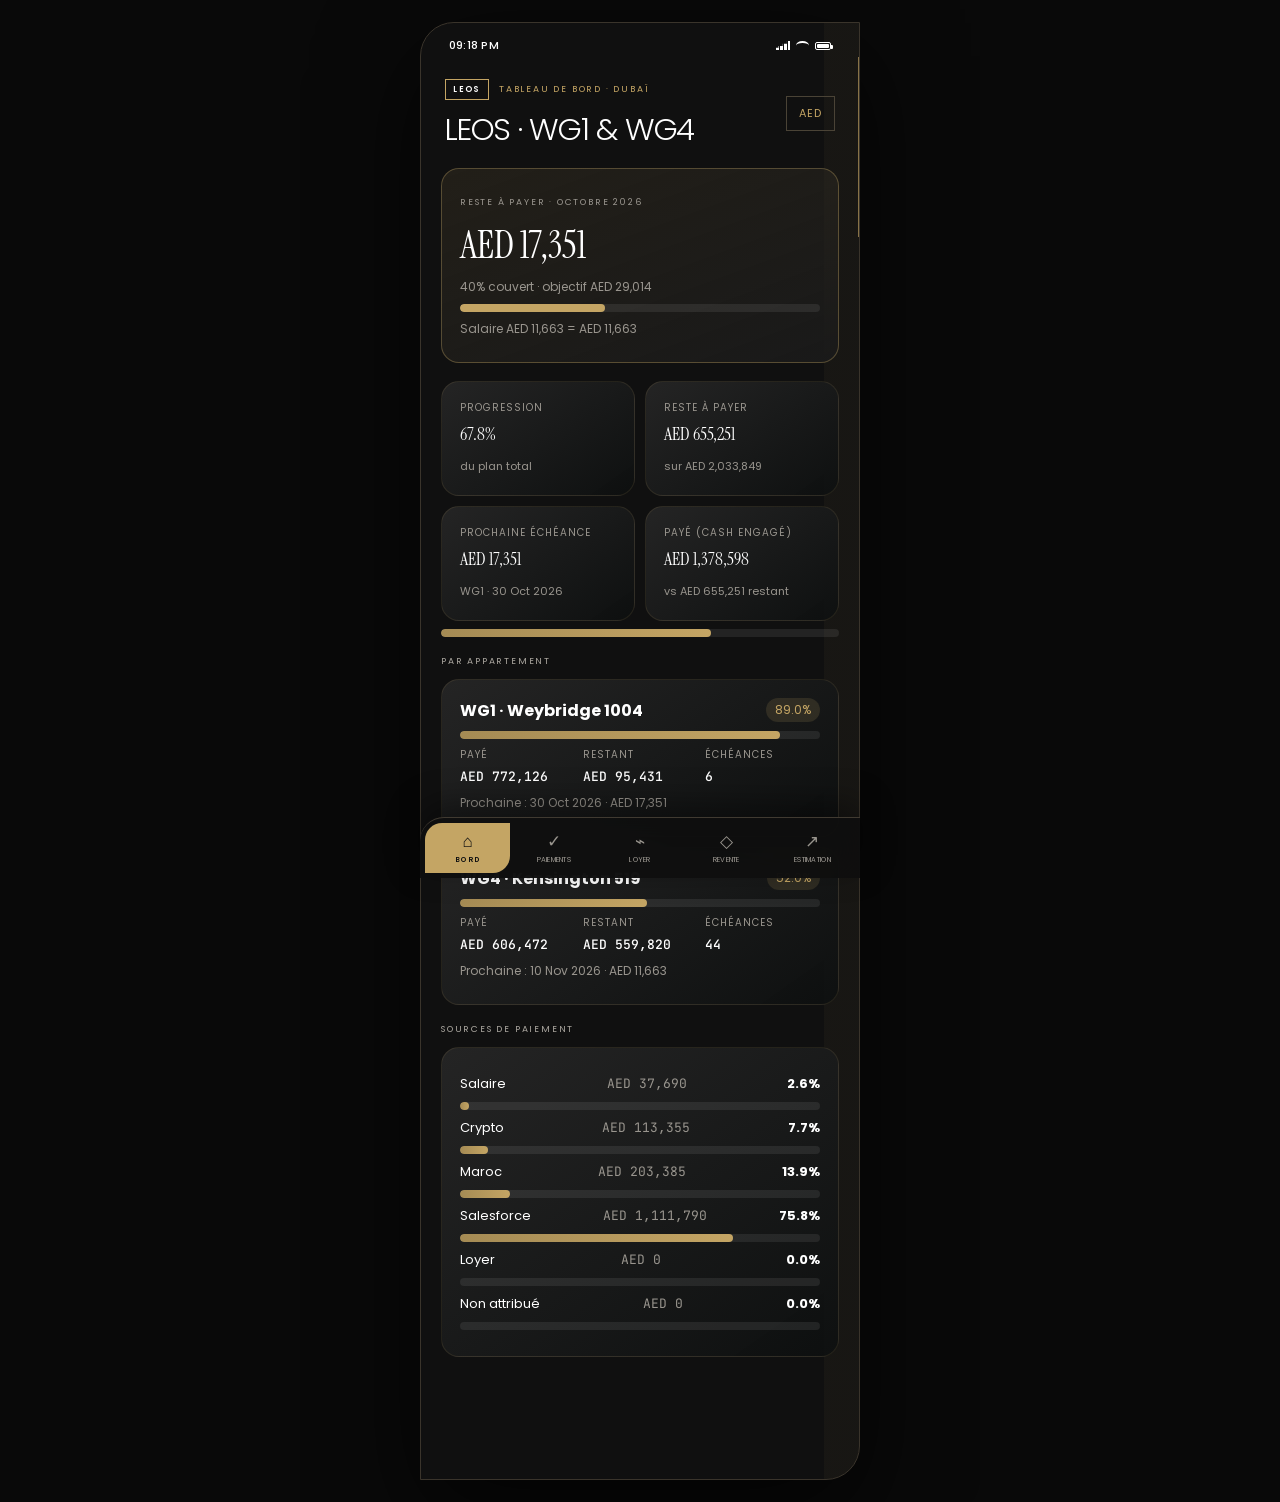
<file: index.html>
<!doctype html>
<html lang="fr">
  <head>
    <meta charset="UTF-8" />
    <meta name="viewport" content="width=device-width, initial-scale=1, viewport-fit=cover" />
    <meta name="theme-color" content="#0e1010" />
    <meta name="description" content="Mobile payment and rental tracker for the Weybridge Garden Dubai property portfolio." />
    <meta property="og:title" content="Leos Weybridge Garden Investment" />
    <meta property="og:description" content="WG1 & WG4 payment plan, market value and investment tracking." />
    <meta property="og:type" content="website" />
    
    <meta name="twitter:card" content="summary_large_image" />
    <title>Leos Weybridge Garden Investment</title>
    <link rel="preconnect" href="https://fonts.googleapis.com" />
    <link rel="preconnect" href="https://fonts.gstatic.com" crossorigin />
    <link href="https://fonts.googleapis.com/css2?family=Instrument+Serif&family=JetBrains+Mono:wght@400;500&family=Poppins:wght@300;400;500;600&display=swap" rel="stylesheet" />
    <style>:root{--bg:#0e1010;--surface:#1a1a1a;--surface2:#292e39;--fg:#f7f3e8;--muted:#808080;--border:#272727;--gold:#c4a564;--cyan:#62c8d5;--green:#6ed7a5;--orange:#e9a35b;--red:#ef7c76;--radius:20px;color-scheme:dark}*{box-sizing:border-box}html{background:#0e1010}body{margin:0;min-height:100vh;color:var(--fg);font-family:Poppins,system-ui,sans-serif;background:radial-gradient(ellipse 65% 38% at 50% 0%,rgba(196,165,100,.14),transparent 72%),#0e1010}.app-frame{position:relative;width:min(100%,440px);min-height:100vh;margin:0 auto;overflow:hidden;background:radial-gradient(ellipse 80% 40% at 50% -10%,rgba(196,165,100,.12),transparent 70%),radial-gradient(ellipse 60% 50% at 100% 100%,rgba(98,200,213,.07),transparent 70%),var(--bg)}button,input{font:inherit}.status-bar{height:34px;padding:11px 24px 0;display:flex;align-items:center;justify-content:space-between;font:500 11px Poppins,sans-serif;letter-spacing:.02em}.status-icons{display:flex;align-items:center;gap:6px}.status-icons i{display:block}.signal{width:14px;height:9px;background:linear-gradient(to right,currentColor 0 18%,transparent 18% 28%,currentColor 28% 48%,transparent 48% 58%,currentColor 58% 78%,transparent 78% 88%,currentColor 88%);clip-path:polygon(0 100%,0 74%,18% 74%,18% 55%,48% 55%,48% 30%,78% 30%,78% 0,100% 0,100% 100%)}.wifi{width:13px;height:9px;border-top:2px solid currentColor;border-radius:50%}.battery{width:16px;height:8px;border:1px solid currentColor;border-radius:2px;position:relative}.battery:before{content:"";position:absolute;inset:1px;background:currentColor;border-radius:1px}.battery:after{content:"";position:absolute;right:-3px;top:2px;width:2px;height:4px;background:currentColor;border-radius:0 1px 1px 0}.shell{width:100%;min-height:calc(100vh - 34px);margin:auto;padding:0 0 118px;animation:page-in .28s ease-out}.header{padding:18px 24px 16px}.eyebrow{display:flex;align-items:center;gap:7px;margin:0;color:var(--muted);font-size:10px;text-transform:uppercase;letter-spacing:.17em}.header h1{font:400 38px/1 Instrument Serif,Georgia,serif;margin:7px 0 0}.header p:not(.eyebrow){font-size:12px;color:var(--muted);margin:7px 0 0;line-height:1.5}.row{display:flex;align-items:center;justify-content:space-between;gap:12px}.section{padding:0 20px;margin-top:14px}.section-title{margin:0 0 9px;color:var(--muted);font-size:9px;text-transform:uppercase;letter-spacing:.17em}.card{border:1px solid rgba(255,255,255,.08);border-radius:22px;background:linear-gradient(145deg,rgba(46,51,62,.88),rgba(25,29,37,.92));box-shadow:inset 0 1px rgba(255,255,255,.06),0 18px 42px -28px #000;padding:18px}.hero{padding:22px;position:relative;overflow:hidden}.hero:after{content:"";position:absolute;width:120px;height:120px;border-radius:50%;right:-58px;top:-62px;background:rgba(196,165,100,.12);filter:blur(2px);pointer-events:none}.label{color:var(--muted);font-size:9px;text-transform:uppercase;letter-spacing:.15em}.big-number{font:400 38px/1 Instrument Serif,Georgia,serif;margin:8px 0 0}.mono{font-family:"JetBrains Mono",monospace}.gold{color:var(--gold)}.cyan{color:var(--cyan)}.green{color:var(--green)}.muted{color:var(--muted)}.grid2,.grid3{display:grid;gap:8px}.grid2{grid-template-columns:repeat(2,1fr)}.grid3{grid-template-columns:repeat(3,1fr)}.mini{background:rgba(255,255,255,.035);border:1px solid rgba(255,255,255,.045);border-radius:14px;padding:11px}.mini strong{display:block;font:500 12px "JetBrains Mono",monospace;margin-top:5px}.progress{height:8px;border-radius:999px;background:var(--surface2);overflow:hidden;display:flex;margin-top:10px}.progress span{height:100%}.legend{display:flex;justify-content:space-between;gap:8px;padding-top:9px;font-size:10px}.legend i{display:inline-block;width:7px;height:7px;border-radius:50%;margin-right:6px}.kpis{display:grid;grid-template-columns:1fr 1fr;gap:8px;margin-top:9px}.kpi{background:rgba(255,255,255,.035);border:1px solid rgba(255,255,255,.045);border-radius:16px;padding:13px}.kpi b{display:block;font:400 24px Instrument Serif,Georgia,serif;margin-top:7px}.btn,.chip{border:1px solid var(--border);background:var(--surface);color:var(--muted);border-radius:999px;padding:8px 12px;font-size:11px;cursor:pointer;transition:transform .15s ease,background .15s ease,color .15s ease}.btn:active,.chip:active,.bottom-nav button:active,.check:active,.rent-line:active{transform:scale(.96)}.chip.active,.btn.primary{background:var(--gold);border-color:var(--gold);color:#1d2027}.filters{display:flex;gap:7px;padding:0 20px 12px}.table-wrap{margin:0 10px;border:1px solid rgba(255,255,255,.08);border-radius:22px;overflow:hidden;background:rgba(31,35,43,.88)}.payment-head,.payment-row{display:grid;grid-template-columns:minmax(70px,1fr) 1.28fr 1.28fr}.payment-head{padding:10px 12px;color:var(--muted);font-size:9px;text-transform:uppercase;letter-spacing:.14em;border-bottom:1px solid var(--border);background:rgba(255,255,255,.025)}.payment-head span:not(:first-child){text-align:center}.payment-row{border-bottom:1px solid rgba(54,59,70,.7);min-height:58px}.payment-row:last-child{border-bottom:0}.month{display:flex;flex-direction:column;justify-content:center;padding:9px 11px;color:var(--muted);font:500 11px "JetBrains Mono",monospace}.month small{font:500 8px Poppins,sans-serif;color:var(--gold);text-transform:uppercase;letter-spacing:.12em;margin-top:3px}.pay-cell{border-left:1px solid rgba(54,59,70,.7);display:flex;align-items:center;gap:7px;padding:8px}.check{width:26px;height:26px;border-radius:50%;border:1px solid var(--border);background:transparent;color:#182027;display:grid;place-items:center;cursor:pointer;flex:none;transition:transform .15s ease,background .2s ease}.check.paid{background:var(--gold);border-color:var(--gold)}.pay-cell.wg1 .check.paid{background:var(--cyan);border-color:var(--cyan)}.amount{border:0;background:none;color:var(--fg);font:500 11px "JetBrains Mono",monospace;text-align:left;padding:0;cursor:pointer}.amount.paid{text-decoration:line-through;color:var(--muted)}.method{display:block;font-size:8px;color:var(--green);margin-top:4px;letter-spacing:.1em}.form-field{display:block;background:rgba(255,255,255,.035);border:1px solid rgba(255,255,255,.07);border-radius:15px;padding:12px 14px;margin-top:10px}.form-field span{display:block;color:var(--muted);font-size:9px;text-transform:uppercase;letter-spacing:.14em;margin-bottom:7px}.form-field input{width:100%;border:0;outline:0;background:transparent;color:var(--fg);font:500 16px "JetBrains Mono",monospace}.rent-line{width:100%;display:flex;align-items:center;gap:12px;border:1px solid rgba(255,255,255,.07);border-radius:17px;background:linear-gradient(145deg,rgba(42,47,58,.88),rgba(26,30,38,.92));color:var(--fg);padding:13px;margin-bottom:8px;text-align:left;cursor:pointer;transition:transform .15s ease,border-color .15s ease}.rent-line .check{width:34px;height:34px}.rent-line strong{font-size:13px;flex:1}.rent-line em{font:500 12px "JetBrains Mono",monospace;color:var(--cyan);font-style:normal}.notice{border-color:rgba(196,165,100,.35);font-size:12px;line-height:1.5;color:var(--muted)}.notice b{color:var(--gold);display:block;margin-bottom:4px}.bottom-nav{position:fixed;z-index:20;bottom:max(12px,env(safe-area-inset-bottom));left:50%;transform:translateX(-50%);width:min(calc(100% - 28px),404px);display:grid;grid-template-columns:repeat(4,1fr);gap:4px;padding:6px;border:1px solid rgba(255,255,255,.09);border-radius:24px;background:rgba(25,29,36,.92);backdrop-filter:blur(22px) saturate(150%);box-shadow:0 18px 48px rgba(0,0,0,.55)}.bottom-nav button{min-height:52px;border:0;border-radius:18px;background:transparent;color:var(--muted);padding:7px 3px;display:flex;flex-direction:column;align-items:center;justify-content:center;gap:3px;cursor:pointer;transition:transform .15s ease,background .18s ease,color .18s ease}.bottom-nav .nav-icon{display:grid;place-items:center;width:24px;height:20px;margin:0;font-size:17px;line-height:1}.bottom-nav small{font-size:9px;letter-spacing:.02em}.bottom-nav button.active{background:linear-gradient(145deg,#c4a564,#a58b54);color:#20232a;font-weight:600;box-shadow:0 8px 20px rgba(196,165,100,.22)}.sheet-backdrop{position:fixed;inset:0;z-index:30;background:rgba(0,0,0,.64);backdrop-filter:blur(5px)}.sheet{position:absolute;bottom:0;left:50%;transform:translateX(-50%);width:min(100%,440px);background:#20242d;border:1px solid var(--border);border-radius:28px 28px 0 0;padding:22px 24px calc(30px + env(safe-area-inset-bottom));animation:sheet-up .25s ease-out}.method-grid{display:grid;grid-template-columns:1fr 1fr;gap:8px;margin-top:14px}.method-grid button{border:1px solid var(--border);border-radius:13px;background:var(--surface2);color:var(--fg);padding:12px;cursor:pointer}.method-grid button.active{border-color:var(--gold);color:var(--gold)}.summary-table{width:100%;border-collapse:collapse;font-size:11px}.summary-table th,.summary-table td{padding:9px 5px;border-bottom:1px solid var(--border);text-align:right}.summary-table th:first-child,.summary-table td:first-child{text-align:left;color:var(--muted)}@keyframes page-in{from{opacity:.4;transform:translateY(4px)}to{opacity:1;transform:none}}@keyframes sheet-up{from{transform:translate(-50%,22px);opacity:.5}to{transform:translate(-50%,0);opacity:1}}@media(min-width:700px){body{padding:22px}.app-frame{min-height:calc(100vh - 44px);border:1px solid rgba(255,255,255,.09);border-radius:34px;box-shadow:0 34px 100px rgba(0,0,0,.55)}.shell{min-height:calc(100vh - 78px)}.bottom-nav{bottom:34px}.status-bar{padding-left:28px;padding-right:28px}}@media(prefers-reduced-motion:reduce){*{animation:none!important;transition:none!important}}
.gt-hero,.gt-card,.gt-metric{background:rgba(255,255,255,.03);border:1px solid rgba(255,255,255,.08);border-radius:18px;padding:18px;margin-bottom:10px}.gt-big{display:block;font:500 38px "JetBrains Mono",monospace;margin:8px 0}.gt-sub{color:var(--muted);font-size:12px;margin:6px 0}.gt-track{height:8px;border-radius:9px;background:rgba(255,255,255,.08);overflow:hidden;margin:8px 0}.gt-track i{display:block;height:100%;background:var(--green,#6ed7a5);border-radius:9px}.gt-track i.gold{background:var(--gold,#d4af37)}.gt-grid{display:grid;grid-template-columns:1fr 1fr;gap:10px}.gt-metric{margin:0}.gt-metric span,.gt-mini span{display:block;color:var(--muted);font-size:10px;text-transform:uppercase;letter-spacing:.1em}.gt-metric strong{display:block;font:500 18px "JetBrains Mono",monospace;margin:6px 0}.gt-metric em{color:var(--muted);font-size:11px;font-style:normal}.gt-row{display:flex;justify-content:space-between;align-items:center;gap:8px}.gt-pill{background:rgba(110,215,165,.15);color:var(--green,#6ed7a5);padding:3px 9px;border-radius:99px;font-size:12px}.gt-mini{display:grid;grid-template-columns:repeat(3,1fr);gap:8px}.gt-mini strong{font:500 13px "JetBrains Mono",monospace}.gt-src{font-size:13px;margin-top:8px}
.gt-track i{background:linear-gradient(90deg,#a58b54,#c4a564)}.gt-pill{background:rgba(196,165,100,.15);color:#c4a564}.gt-big,.gt-metric strong{font-family:"Instrument Serif",serif;font-weight:400}.gt-hero{border-color:rgba(196,165,100,.35)}

/* LEOS Developments Weybridge Gardens look */
body{font-family:Poppins,system-ui,sans-serif;background:#0e1010}
.app-frame{background:radial-gradient(ellipse 80% 40% at 50% -10%,rgba(196,165,100,.12),transparent 70%),var(--bg)}
.eyebrow{color:var(--gold)!important;font-family:Poppins,sans-serif}
.chip.active,.btn.primary{background:var(--gold);border-color:var(--gold);color:#0e1010}
.bottom-nav button.active{background:linear-gradient(145deg,#c4a564,#a58b54);color:#0e1010}
.gt-hero{background:linear-gradient(160deg,rgba(196,165,100,.1),rgba(26,26,26,.95));border:1px solid rgba(196,165,100,.35)}
.gt-card,.gt-metric{background:linear-gradient(145deg,rgba(39,39,39,.9),rgba(14,16,16,.95));border-color:rgba(196,165,100,.12)}
</style>
    <style>
      .visa-banner-wrap{padding:0 16px 3px}
      .visa-banner{display:flex;align-items:center;gap:9px;padding:10px 13px;border-radius:13px;font:500 12px Poppins,sans-serif}
      .visa-banner.eligible{color:var(--green);background:rgba(54,207,140,.11);border:1px solid rgba(54,207,140,.25)}
      .visa-banner.pending{color:var(--muted);background:var(--surface);border:1px solid var(--border)}
      .visa-banner strong{margin-left:auto;color:inherit;font-size:11px}
      .visa-light{width:9px;height:9px;border-radius:50%;background:currentColor;box-shadow:0 0 11px currentColor}
      .visa-banner.meter{display:block;padding:6px 10px 5px;border-radius:10px}
      .visa-meter-head,.visa-meter-foot{display:flex;align-items:center;justify-content:space-between;gap:10px}
      .visa-meter-head>span{display:flex;align-items:center;gap:6px;font-size:10px}
      .visa-meter-head .visa-light{width:6px;height:6px;box-shadow:0 0 7px currentColor}
      .visa-meter-head strong{margin:0;font:500 9px Poppins,sans-serif;white-space:nowrap}
      .visa-meter-track{position:relative;height:4px;margin-top:12px;border-radius:999px;background:rgba(255,255,255,.1)}
      .visa-meter-fill,.visa-meter-overflow{position:absolute;left:0;top:0;height:100%;border-radius:inherit;background:rgba(110,215,165,.55)}
      .visa-meter-overflow{background:var(--green);box-shadow:0 0 12px rgba(110,215,165,.55)}
      .visa-threshold{position:absolute;top:-3px;width:1px;height:10px;background:var(--fg);transform:translateX(-1px)}
      .visa-threshold small{position:absolute;right:3px;bottom:7px;color:var(--muted);font:500 6px "JetBrains Mono",monospace;white-space:nowrap}
      .visa-meter-foot{display:none}
      .bottom-nav{grid-template-columns:repeat(5,1fr)}
      .bottom-nav small{font-size:8px}
      .dash-header h1{max-width:290px;font-size:32px;line-height:1.02}
      .dash-header .row{align-items:flex-start}
      .dash-header .chip{margin-top:21px}
      .dash-first{margin-top:12px}
      .dash-hero{padding:24px}
      .dash-arrow{font-size:22px}
      .resale-summary{display:grid;grid-template-columns:1fr auto;gap:4px 10px;align-items:center;margin-top:11px;padding:10px 12px;border-radius:13px;background:rgba(110,215,165,.07);border:1px solid rgba(110,215,165,.18)}
      .resale-summary span{color:var(--muted);font-size:9px;text-transform:uppercase;letter-spacing:.1em}
      .resale-summary strong{font:500 13px "JetBrains Mono",monospace;color:var(--fg)}
      .resale-summary em{grid-column:1/-1;color:var(--green);font:500 9px "JetBrains Mono",monospace;font-style:normal}
      .dash-hero-grid{display:grid;grid-template-columns:1fr 1fr;gap:10px;margin-top:24px}
      .dash-hero-grid>div{padding:12px;background:rgba(255,255,255,.02);border-radius:14px}
      .dash-hero-grid strong{display:block;margin-top:7px;font-size:12px}
      .dash-net{display:grid;grid-template-columns:1fr auto;gap:5px 12px;align-items:center;margin:18px 0;color:var(--muted);font-size:11px;line-height:1.4}
      .dash-net strong{color:var(--fg)}
      .dash-net span:last-child{grid-column:2}
      .dash-progress-label{margin-top:4px}
      .dash-progress-label .mono{font-size:10px}
      .dash-track{height:8px;border-radius:99px;overflow:hidden;display:flex;background:#484d58;margin:10px 0 14px}
      .dash-track span{display:block;height:100%;background:var(--gold)}
      .dash-track i{display:block;height:100%;background:var(--cyan)}
      .dash-legend{display:grid;gap:8px}
      .dash-legend>div{display:grid;grid-template-columns:1fr auto 44px;align-items:center;gap:8px;color:var(--muted);font-size:10px}
      .dash-legend strong{color:var(--fg);font-weight:500}
      .dash-legend em{text-align:right;font-style:normal}
      .dot{display:inline-block;width:8px;height:8px;border-radius:50%;margin-right:8px}
      .gold-dot{background:var(--gold)}.cyan-dot{background:var(--cyan)}.gray-dot{background:#555b67}
      .dash-metrics{display:grid;grid-template-columns:1fr 1fr;gap:10px}
      .dash-metrics .card{padding:15px;min-height:116px}
      .dash-metrics span{display:block;color:var(--muted);font-size:9px;letter-spacing:.12em;text-transform:uppercase}
      .dash-metrics strong{display:block;font:400 25px Instrument Serif,serif;margin:13px 0 8px}
      .dash-metrics small{color:var(--muted);font-size:10px}
      .next-card{display:grid;grid-template-columns:auto 1fr auto;gap:13px;align-items:center}
      .next-icon{display:grid;place-items:center;width:42px;height:42px;border-radius:50%;background:rgba(196,165,100,.14);color:var(--gold);font-size:22px}
      .next-card>div{min-width:0}
      .next-card .label{display:block;margin-bottom:6px}
      .next-card strong{display:inline-block;font:500 15px "JetBrains Mono",monospace;white-space:nowrap}
      .next-card small{margin-left:5px;color:var(--muted)}
      .next-card>span:last-child{white-space:nowrap;font-size:11px}
      .handover{border:1px solid rgba(255,255,255,.08);color:var(--fg);text-align:left;cursor:pointer}
      .handover span{display:block;color:var(--muted);font-size:9px;text-transform:uppercase;letter-spacing:.11em}
      .handover strong{display:block;margin:12px 0 8px;font:400 22px Instrument Serif,serif;color:var(--muted)}
      .handover em{color:var(--gold);font-size:11px;font-style:normal}
      .investor-mode{width:100%;text-align:left;border-color:rgba(239,214,110,.35);background:rgba(239,214,110,.04);cursor:pointer}
      .investor-mode b{display:block;color:var(--gold);font-size:14px;margin-bottom:7px}
      .investor-mode span{display:block;color:var(--muted);font-size:11px;line-height:1.5}
      .dash-property-stack{display:grid;gap:12px}
      .dash-property h2{margin:0;font:400 25px Instrument Serif,serif}
      .dash-property .row>strong{font-size:16px}
      .dash-property p{margin:5px 0 18px;color:var(--muted);font-size:10px;text-transform:uppercase;letter-spacing:.08em}
      .market-indicator{padding:14px;margin:0 0 17px;border:1px solid rgba(110,215,165,.22);border-radius:16px;background:rgba(110,215,165,.055)}
      .market-indicator .row{align-items:flex-start}
      .market-indicator>div:first-child strong{display:block;margin-top:6px;font:500 16px "JetBrains Mono",monospace}
      .market-update{border:1px solid rgba(110,215,165,.28);border-radius:999px;background:rgba(110,215,165,.08);color:var(--green);padding:6px 9px;font-size:9px;cursor:pointer}
      .market-gain{display:flex;justify-content:space-between;align-items:center;margin-top:11px;padding-top:10px;border-top:1px solid rgba(110,215,165,.16);font:500 11px "JetBrains Mono",monospace}
      .market-gain.positive{color:var(--green)}.market-gain.negative{color:var(--red)}
      .market-meta{display:flex;justify-content:space-between;gap:10px;margin-top:8px;color:var(--muted);font-size:8px;line-height:1.4}
      .market-meta span:last-child{text-align:right;white-space:nowrap}
      .market-source{margin:13px 0 0;color:var(--muted);font-size:9px;line-height:1.5}
      .resale-total{background:linear-gradient(145deg,rgba(110,215,165,.09),rgba(25,29,37,.92));border-color:rgba(110,215,165,.22)}
      .resale-total strong{display:block;margin-top:8px;font:400 36px Instrument Serif,serif}
      .resale-total p{margin:8px 0 0;color:var(--muted);font-size:11px}
      .resale-total p b{color:var(--fg);font-weight:500}
      .resale-table-wrap{padding:0;overflow-x:auto}
      .resale-table{width:100%;min-width:680px;border-collapse:collapse;font-size:10px}
      .resale-table th,.resale-table td{padding:14px 12px;border-bottom:1px solid var(--border);text-align:right;vertical-align:top;white-space:nowrap}
      .resale-table th{color:var(--muted);font-size:8px;text-transform:uppercase;letter-spacing:.08em;font-weight:500;background:rgba(255,255,255,.02)}
      .resale-table th:first-child,.resale-table td:first-child{text-align:left;position:sticky;left:0;background:var(--surface);z-index:1}
      .resale-table td{font-family:"JetBrains Mono",monospace}
      .resale-table td:first-child{min-width:190px;font-family:Inter,sans-serif}
      .resale-table td b{display:block;color:var(--fg);font-weight:500}
      .resale-table td small{display:block;margin-top:5px;color:var(--muted);font-size:8px;white-space:normal;line-height:1.4}
      .resale-table td button{margin-top:9px;border:0;background:none;color:var(--gold);font-size:8px;padding:0;cursor:pointer}
      .resale-table .positive{color:var(--green)}.resale-table .negative{color:var(--red)}
      .resale-table .total-row td{border-bottom:0;background:rgba(110,215,165,.055);font-weight:500}
      .resale-table .total-row td:first-child{background:color-mix(in srgb,var(--surface) 94%,var(--green))}
      .resale-card-stack{display:grid;gap:12px}
      .resale-property-card{min-width:0}
      .resale-card-head{display:flex;align-items:flex-start;justify-content:space-between;gap:12px;padding-bottom:14px;border-bottom:1px solid var(--border)}
      .resale-card-head>div{min-width:0}
      .resale-card-head h2{margin:0;font:400 25px Instrument Serif,serif}
      .resale-card-head p{margin:5px 0 0;color:var(--muted);font-size:9px;line-height:1.4}
      .resale-card-head button{flex:none;border:1px solid var(--border);border-radius:999px;background:var(--surface2);color:var(--gold);padding:7px 9px;font-size:9px;cursor:pointer}
      .resale-card-head>span{color:var(--muted);font-size:9px;white-space:nowrap}
      .resale-values{display:grid;grid-template-columns:repeat(2,minmax(0,1fr));gap:9px;margin-top:14px}
      .resale-values>div{min-width:0;padding:11px;border-radius:13px;background:rgba(255,255,255,.03)}
      .resale-values span{display:block;color:var(--muted);font-size:8px;text-transform:uppercase;letter-spacing:.08em}
      .resale-values strong{display:block;margin-top:7px;font:500 11px "JetBrains Mono",monospace;white-space:normal;overflow-wrap:anywhere}
      .resale-values .positive{color:var(--green)}.resale-values .negative{color:var(--red)}
      .resale-updated{display:block;margin-top:12px;color:var(--muted);font-size:8px}
      .resale-portfolio-total{border-color:rgba(110,215,165,.25);background:linear-gradient(145deg,rgba(110,215,165,.075),rgba(25,29,37,.92))}
      @media(max-width:340px){.resale-card-head{display:grid}.resale-card-head button{justify-self:start}.resale-values{grid-template-columns:1fr}}
      .dash-split{display:grid;grid-template-columns:repeat(3,1fr);gap:7px;margin-top:15px}
      .dash-split>div{min-width:0}
      .dash-split span{display:block;color:var(--muted);font-size:8px;text-transform:uppercase;letter-spacing:.08em;white-space:nowrap}
      .dash-split strong{display:block;margin-top:8px;font:500 10px "JetBrains Mono",monospace;white-space:nowrap}
      .dash-split small{display:block;margin-top:4px;color:var(--muted);font:400 9px "JetBrains Mono",monospace}
      .dash-yields{display:grid;grid-template-columns:repeat(3,1fr);gap:8px;border-top:1px solid var(--border);margin-top:17px;padding-top:15px}
      .dash-yields span{display:block;color:var(--muted);font-size:8px;text-transform:uppercase;letter-spacing:.08em}
      .dash-yields strong{display:block;margin-top:8px;font-size:12px;font-weight:500}
      .snowball-summary{padding:18px 20px;border:1px solid rgba(196,165,100,.36);background:linear-gradient(125deg,rgba(196,165,100,.11),rgba(23,23,23,.96));border-radius:0 0 34px 0}
      .snowball-summary>strong{display:flex;align-items:center;gap:12px;margin-top:8px;font:500 24px "JetBrains Mono",monospace;color:var(--gold)}
      .snowball-summary>strong i{font-style:normal;color:var(--fg);font-size:16px}
      .snowball-summary p{margin:7px 0 0;color:var(--muted);font-size:10px;line-height:1.45}
      .funding-forecast{margin-top:17px;padding-top:16px;border-top:1px solid var(--border)}
      .funding-head{display:flex;justify-content:space-between;align-items:flex-start;gap:10px}
      .funding-head .label,.funding-head small{display:block}
      .funding-head small{margin-top:5px;color:var(--muted);font-size:8px}
      .funding-head>strong{color:var(--gold);font:500 11px "JetBrains Mono",monospace;white-space:nowrap}
      .funding-bar{display:flex;height:7px;overflow:hidden;border-radius:99px;background:var(--surface2);margin:13px 0 9px}
      .funding-bar span{height:100%;background:var(--gold)}
      .funding-bar i{height:100%;background:#e7dcc3}
      .funding-row{display:grid;grid-template-columns:1fr auto 45px;align-items:center;gap:8px;padding:5px 0;color:var(--muted);font-size:9px}
      .funding-row strong,.funding-row em{font:500 9px "JetBrains Mono",monospace;color:var(--fg);font-style:normal;text-align:right}
      .funding-row.rent span,.funding-row.rent em{color:#e7dcc3}
      .snowball-badge{margin-top:10px;padding:9px 10px;border:1px solid rgba(196,165,100,.28);background:rgba(196,165,100,.07);color:var(--gold);font-size:8px;line-height:1.45;text-transform:uppercase;letter-spacing:.06em}
      .source-card{padding:20px}
      .source-bar{display:flex;height:9px;overflow:hidden;border-radius:99px;background:var(--surface2);margin-bottom:17px}
      .source-bar span{height:100%}.source-bar .salary,.source-dot.salary{background:var(--green)}.source-bar .crypto,.source-dot.crypto{background:var(--orange)}.source-bar .morocco,.source-dot.morocco{background:var(--red)}.source-bar .salesforce,.source-dot.salesforce{background:#669df6}.source-bar .rent,.source-dot.rent{background:var(--cyan)}
      .source-row{display:grid;grid-template-columns:1fr auto 54px;gap:10px;align-items:center;padding:7px 0;font-size:11px}
      .source-name{display:flex;align-items:center}.source-dot{display:inline-block;width:10px;height:10px;border-radius:50%;margin-right:10px}.source-dot.unassigned{background:#555b67}
      .source-row strong{text-align:right;font-weight:500}.source-note{color:var(--muted);font-size:10px;line-height:1.4}
      @media(max-width:390px){.next-card{grid-template-columns:auto 1fr}.next-card>span:last-child{grid-column:2;color:var(--muted);font-size:9px}.next-card small{display:block;margin:4px 0 0}}
      @media(max-width:360px){.dash-header h1{font-size:28px;max-width:240px}.dash-hero{padding:19px}.dash-split span{font-size:7px}.dash-split strong{font-size:9px}}

      /* LEOS Developments-inspired visual system */
      :root{
        --bg:#101010;
        --surface:#171717;
        --surface2:#202020;
        --fg:#fff;
        --muted:#99958e;
        --border:#34312c;
        --gold:#c4a564;
        --cyan:#d8c28f;
        --green:#78b991;
        --orange:#c89155;
        --red:#c97970;
        --radius:0;
        color-scheme:dark
      }
      html{background:#090909}
      body{
        font-family:Poppins,Arial,sans-serif;
        background:#090909
      }
      .app-frame{
        background:
          linear-gradient(90deg,transparent 0 92%,rgba(196,165,100,.045) 92% 100%),
          var(--bg)
      }
      .app-frame:before{
        content:"";
        position:absolute;
        z-index:0;
        top:34px;
        right:0;
        width:1px;
        height:180px;
        background:var(--gold);
        opacity:.65;
        pointer-events:none
      }
      .status-bar,.shell,.bottom-nav{position:relative}
      .status-bar{font-family:Poppins,Arial,sans-serif;font-weight:500}
      .shell{padding-bottom:112px}
      .header{padding:22px 24px 20px}
      .eyebrow,.label,.section-title,
      .dash-metrics span,.handover span,.dash-property p,
      .dash-split span,.dash-yields span,.resale-values span,
      .form-field span,.payment-head{
        font-family:Poppins,Arial,sans-serif;
        font-weight:400;
        letter-spacing:.2em
      }
      .eyebrow{color:var(--gold);font-size:9px}
      .eyebrow:before{
        content:"LEOS";
        display:inline-grid;
        place-items:center;
        min-width:42px;
        height:19px;
        margin-right:3px;
        border:1px solid var(--gold);
        color:#fff;
        font-size:8px;
        font-weight:600;
        letter-spacing:.16em
      }
      .header h1,.dash-header h1{
        max-width:310px;
        margin-top:12px;
        font:300 31px/1.16 Poppins,Arial,sans-serif;
        letter-spacing:-.04em
      }
      .header p:not(.eyebrow){max-width:330px;color:#aaa69f;font-size:11px;font-weight:300}
      .dash-header .chip{margin-top:26px}
      .section{margin-top:18px}
      .section-title{margin-bottom:11px;color:#aaa69f}
      .card,.table-wrap,.rent-line{
        border:1px solid var(--border);
        border-radius:30px 0 30px 0;
        background:var(--surface);
        box-shadow:none
      }
      .hero:after{
        width:110px;
        height:1px;
        top:24px;
        right:-35px;
        border-radius:0;
        background:var(--gold);
        filter:none;
        transform:rotate(-45deg)
      }
      .dash-first{margin-top:7px}
      .dash-hero{padding:25px 22px}
      .big-number,.dash-metrics strong,.handover strong,
      .dash-property h2,.resale-card-head h2,.resale-total strong{
        font-family:Poppins,Arial,sans-serif;
        font-weight:300;
        letter-spacing:-.045em
      }
      .big-number{font-size:35px}
      .mono,.mini strong,.next-card strong,.market-indicator>div:first-child strong,
      .market-gain,.resale-values strong,.dash-split strong,.dash-split small,
      .form-field input,.amount,.month,.rent-line em{
        font-family:"JetBrains Mono",monospace
      }
      .dash-hero-grid>div,.mini,.kpi,.resale-values>div{
        border:1px solid #2d2a26;
        border-radius:16px 0 16px 0;
        background:#1d1d1d
      }
      .dash-track,.progress,.source-bar{height:6px;border-radius:0;background:#2b2b2b}
      .dash-track span,.progress span{background:var(--gold)}
      .dash-track i{background:#eee4ce}
      .dot,.source-dot,.legend i{border-radius:0}
      .resale-summary,.market-indicator{
        border-color:rgba(196,165,100,.28);
        border-radius:18px 0 18px 0;
        background:rgba(196,165,100,.07)
      }
      .resale-summary em,.market-gain.positive,.resale-values .positive,
      .resale-table .positive{color:var(--gold)}
      .market-update,.chip,.btn{
        border-radius:0;
        border-color:#4a4336;
        background:transparent;
        color:var(--gold);
        text-transform:uppercase;
        letter-spacing:.1em
      }
      .chip.active,.btn.primary{
        border-color:var(--gold);
        background:var(--gold);
        color:#111
      }
      .next-icon{
        border:1px solid rgba(196,165,100,.42);
        border-radius:18px 0 18px 0;
        background:rgba(196,165,100,.1)
      }
      .handover{border-color:#3b3730}
      .investor-mode{
        border-color:rgba(196,165,100,.5);
        background:linear-gradient(110deg,rgba(196,165,100,.1),transparent 66%)
      }
      .investor-mode b,.handover em,.resale-card-head button{color:var(--gold)}
      .source-bar .salary,.source-dot.salary{background:#75aa86}
      .source-bar .crypto,.source-dot.crypto{background:#d7b06d}
      .source-bar .morocco,.source-dot.morocco{background:#9f6d64}
      .source-bar .salesforce,.source-dot.salesforce{background:#c4a564}
      .source-bar .rent,.source-dot.rent{background:#e7dcc3}
      .visa-banner.meter{
        padding:7px 10px 6px;
        border-radius:0;
        border-color:rgba(120,185,145,.38);
        background:#151a16
      }
      .visa-banner.meter .visa-meter-track{border-radius:0;background:#292e2a}
      .visa-meter-fill,.visa-meter-overflow{border-radius:0}
      .visa-meter-overflow{box-shadow:none}
      .resale-total,.resale-portfolio-total{
        border-color:rgba(196,165,100,.38);
        background:linear-gradient(125deg,rgba(196,165,100,.12),#171717 58%)
      }
      .table-wrap{background:var(--surface)}
      .payment-head{background:#1d1d1d}
      .payment-row{border-bottom-color:#2d2b27}
      .pay-cell{border-left-color:#2d2b27}
      .check{border-radius:0}
      .check.paid,.pay-cell.wg1 .check.paid{background:var(--gold);border-color:var(--gold)}
      .form-field{border-radius:16px 0 16px 0;background:#1d1d1d;border-color:#302d28}
      .rent-line{border-radius:22px 0 22px 0}
      .sheet{
        border-radius:34px 0 0 0;
        border-color:#4b4335;
        background:#171717
      }
      .method-grid button{border-radius:14px 0 14px 0;background:#202020}
      .bottom-nav{
        gap:1px;
        padding:5px;
        border:1px solid #403a31;
        border-radius:24px 0 24px 0;
        background:rgba(15,15,15,.96);
        box-shadow:0 16px 45px rgba(0,0,0,.5)
      }
      .bottom-nav button{min-height:50px;border-radius:17px 0 17px 0}
      .bottom-nav small{font-family:Poppins,Arial,sans-serif;font-size:7px;text-transform:uppercase;letter-spacing:.04em}
      .bottom-nav button.active{
        background:var(--gold);
        color:#111;
        box-shadow:none
      }
      @media(min-width:700px){
        body{background:#090909}
        .app-frame{border-color:#3a342b;border-radius:34px 0 34px 0;box-shadow:0 34px 100px rgba(0,0,0,.65)}
      }
      .rent-note{margin:13px 0 0;color:var(--muted);font-size:9px;line-height:1.55}
      .rent-phases{display:grid;gap:9px}
      .charge-rows{margin-top:12px;display:grid;gap:4px}.charge-row{display:flex;justify-content:space-between;gap:8px;font-size:10px;padding:4px 0;border-bottom:1px solid rgba(196,165,100,.12)}.charge-row b{font-family:inherit;font-weight:600}.charge-row.neg b{color:var(--muted)}.charge-row.net b{color:#c4a564}.charge-row.total{margin-top:8px;font-size:12px;border:0}.scen-chips{display:flex;gap:5px}.scen-chips .chip{padding:4px 8px;font-size:9px}.mgmt-toggle{display:flex;gap:6px;align-items:center;font-size:9px;color:var(--muted);margin-top:10px}.rent-callout{margin-top:9px;border-color:#c4a564}.rent-callout strong{font-size:20px}

      .rent-phase{padding:16px 18px}
      .rent-phase strong{display:block;margin-top:10px;font:500 17px "JetBrains Mono",monospace;color:var(--gold)}
      .rent-phase p{margin:7px 0 3px;font-size:11px;color:var(--fg)}
      .rent-phase small{display:block;color:var(--muted);font-size:9px;line-height:1.45}
      .rent-cheque-copy{min-width:0;flex:1}
      .rent-cheque-copy strong{display:block}
      .rent-cheque-copy small{display:block;margin-top:3px;color:var(--muted);font-size:8px}
      .rent-line em{flex:none}
      .bottom-nav{
        position:fixed;
        bottom:0;
        width:min(100%,440px);
        padding:5px 5px max(5px,env(safe-area-inset-bottom));
        border-width:1px 0 0;
        border-radius:24px 0 0 0;
        box-shadow:0 -12px 34px rgba(0,0,0,.42)
      }
      @media(min-width:700px){.bottom-nav{bottom:22px;width:440px}}
    </style>
  </head>
  <body>
    <div class="app-frame">
      <div class="status-bar" aria-hidden="true">
        <span id="status-time">9:41</span>
        <span class="status-icons"><i class="signal"></i><i class="wifi"></i><i class="battery"></i></span>
      </div>
      <main id="app" aria-live="polite"></main>
      <nav class="bottom-nav" aria-label="Main navigation">
        <button data-route="home" class="active"><span class="nav-icon">⌂</span><small>Bord</small></button>
        <button data-route="payments"><span class="nav-icon">✓</span><small>Paiements</small></button>
        <button data-route="rent"><span class="nav-icon">⌁</span><small>Loyer</small></button>
        <button data-route="resale"><span class="nav-icon">◇</span><small>Revente</small></button>
        <button data-route="estimation"><span class="nav-icon">↗</span><small>Estimation</small></button>
      </nav>
      <div id="sheet" class="sheet-backdrop" hidden></div>
    </div>
    <script>const FEES={WG1:9527.96,WG4:12377.70};
const AED_PER_EUR=4.0; // règle brief : 1 EUR = 4 AED
const GOLDEN_VISA_AED=2000000;
const MARKET_DEFAULTS={WG1:{aed:1002500,updated:"2026-10-26",basis:"1br KW Hina Bukhari mid of 955k–1.05M"},WG4:{aed:1600000,updated:"2026-07-19",basis:"2br"}};
// Montants AED issus du SPA (prix 867 557 AED)
const WG1_SCHEDULE_AED=[["2024-03-27",173511.4],["2024-06-26",65066.78],["2024-09-26",65066.78],["2024-12-26",65066.78],["2025-03-28",65066.78],["2025-06-27",43377.85],["2025-08-31",43377.85],["2025-09-27",43377.85],["2025-10-31",43377.85],["2025-12-30",43377.85],["2026-02-28",34702.28],["2026-04-30",34702.28],["2026-06-30",26026.71],["2026-08-30",26026.71],["2026-10-30",17351.14],["2026-12-30",17351.14],["2027-02-28",17351.14],["2027-04-30",17351.14],["2027-06-30",17351.14],["2027-08-30",8675.57]];
// WG4-519 Kensington Gardens · prix 1 166 291,84 AED · 1% = 11 662,92 AED
const WG4_SCHEDULE_AED=[["2025-02-10",58314.59],["2025-03-10",186606.69],["2025-04-10",11662.92],["2025-05-10",11662.92],["2025-06-10",11662.92],["2025-07-10",11662.92],["2025-08-10",58314.59],["2025-09-10",11662.92],["2025-10-10",11662.92],["2025-11-10",11662.92],["2025-12-10",11662.92],["2026-01-10",11662.92],["2026-02-10",58314.59],["2026-03-10",11662.92],["2026-04-10",11662.92],["2026-05-10",11662.92],["2026-06-10",11662.92],["2026-07-10",11662.92],["2026-08-10",58314.59],["2026-09-10",11662.92],["2026-10-10",11662.92],["2026-11-10",11662.92],["2026-12-10",11662.92],["2027-01-10",11662.92],["2027-02-10",58314.59],["2027-03-10",11662.92],["2027-04-10",11662.92],["2027-05-10",11662.92],["2027-06-10",11662.92],["2027-06-30",11662.92],["2027-07-30",11662.92],["2027-08-30",11662.92],["2027-09-30",11662.92],["2027-10-30",11662.92],["2027-11-30",11662.92],["2027-12-30",11662.92],["2028-01-30",11662.92],["2028-02-29",11662.92],["2028-03-30",11662.92],["2028-04-30",11662.92],["2028-05-30",11662.92],["2028-06-30",11662.92],["2028-07-30",11662.92],["2028-08-30",11662.92],["2028-09-30",11662.92],["2028-10-30",11662.92],["2028-11-30",11662.92],["2028-12-30",11662.92],["2029-01-30",11662.92],["2029-02-28",11662.92],["2029-03-30",11662.92],["2029-04-30",11662.92],["2029-05-30",11662.92],["2029-06-30",11662.92],["2029-07-30",11662.92],["2029-08-30",11662.92],["2029-09-30",11662.92],["2029-10-30",11662.92],["2029-11-30",11662.92],["2029-12-30",11662.92],["2030-01-30",11662.92],["2030-02-28",11662.92],["2030-03-30",11662.92],["2030-04-30",11662.92],["2030-05-30",11662.84]];
const WG1_SCHEDULE=WG1_SCHEDULE_AED.map(([d,a])=>[d,a/AED_PER_EUR]);
const WG4_SCHEDULE=WG4_SCHEDULE_AED.map(([d,a])=>[d,a/AED_PER_EUR]);
const TOTALS={WG1:867557/AED_PER_EUR,WG4:1166291.84/AED_PER_EUR};
const lines=[
  {id:"WG1-FEE-REG",project:"WG1",date:"2025-02-06",amount:8275.92,label:"Reg. Fees"},
  {id:"WG1-FEE-ADMIN",project:"WG1",date:"2025-08-18",amount:1252.04,label:"Admin Fees"},
  {id:"WG4-FEE-REG",project:"WG4",date:"2025-03-08",amount:11125.66,label:"Reg. Fees"},
  {id:"WG4-FEE-ADMIN",project:"WG4",date:"2025-03-08",amount:1252.04,label:"Admin Fees"},
  ...WG1_SCHEDULE.map(([date,amount])=>({id:`WG1-${date}`,project:"WG1",date,amount})),
  ...WG4_SCHEDULE.map(([date,amount])=>({id:`WG4-${date}`,project:"WG4",date,amount}))
];
// Aligned to WG4-519 SOA 22 Oct 2026: WG4 paid through 2026-10-10 (inst. 1-20); residual 208.44 AED dispute closed; next = inst. 21 on 2026-11-10.
const RECEIPT_STATE={
  // Aligné 26 oct 2026 sur reçus CIF/MN (voir /workspace/leos-pdfs)
  "WG1-FEE-REG":"Salesforce","WG1-FEE-ADMIN":"Salesforce",
  "WG1-2024-03-27":"Salesforce","WG1-2024-06-26":"Salesforce","WG1-2024-09-26":"Salesforce","WG1-2024-12-26":"Salesforce",
  "WG1-2025-03-28":"Salesforce","WG1-2025-06-27":"Salesforce",
  "WG1-2025-08-31":"Morocco","WG1-2025-09-27":"Morocco","WG1-2025-10-31":"Crypto",
  "WG1-2025-12-30":"Salesforce","WG1-2026-02-28":"Salesforce","WG1-2026-04-30":"Salesforce","WG1-2026-06-30":"Salesforce","WG1-2026-08-30":"Salary",
  "WG4-FEE-REG":"Salesforce","WG4-FEE-ADMIN":"Salesforce",
  "WG4-2025-02-10":"Salesforce","WG4-2025-03-10":"Salesforce","WG4-2025-04-10":"Salesforce","WG4-2025-05-10":"Salesforce",
  "WG4-2025-06-10":"Salesforce","WG4-2025-07-10":"Salesforce","WG4-2025-08-10":"Salesforce",
  "WG4-2025-09-10":"Morocco","WG4-2025-10-10":"Morocco","WG4-2025-11-10":"Morocco","WG4-2025-12-10":"Morocco",
  "WG4-2026-01-10":"Morocco","WG4-2026-02-10":"Morocco",
  "WG4-2026-03-10":"Crypto","WG4-2026-04-10":"Crypto","WG4-2026-05-10":"Crypto","WG4-2026-06-10":"Crypto","WG4-2026-07-10":"Crypto",
  "WG4-2026-08-10":"Salesforce",
  "WG4-2026-09-10":"Crypto",
  "WG4-2026-10-10":"Salary"
};
const PLANNED_SOURCES={"WG1-2026-10-30":{method:"Salary",channel:"cheque",note:"Chèque Wio post-daté 2026-10-30 remis pour handover · Salaire"},"WG1-2026-12-30":{method:"Rent",channel:"cheque",note:"Chèque Wio post-daté 2026-12-30 · financé par loyer WG1 (Loyer)"},"WG1-2027-02-28":{method:"Rent",channel:"cheque",note:"Chèque Wio post-daté 2027-02-28 · financé par loyer WG1 (Loyer)"},"WG1-2027-04-30":{method:"Rent",channel:"cheque",note:"Chèque Wio post-daté 2027-04-30 · financé par loyer WG1 (Loyer)"},"WG1-2027-06-30":{method:"Rent",channel:"cheque",note:"Chèque Wio post-daté 2027-06-30 · financé par loyer WG1 (Loyer)"},"WG1-2027-08-30":{method:"Rent",channel:"cheque",note:"Chèque Wio post-daté 2027-08-30 · financé par loyer WG1 (Loyer)"}};
const RECEIPT_MIGRATION_VERSION="receipts-2026-10-27-soa-wg4-v8";
const RENT_DEFAULTS={
  WG1:{annual:17500,start:"2026-11-01",growth:0,benchmarkAed:70000},
  WG4:{annual:22500,start:"2028-08-01",growth:0,benchmarkAed:90000}
};
const RENT_MIGRATION_VERSION="rent-plan-2026-10-26-charges-v3";
// Charges copro LEOS (mail 16 oct 2026) : 22 AED/sqft provisoire Mollak · WG4 surface SPA saleable
const SERVICE_RATE_AED=22;
const UNIT_SQFT={WG1:817.09,WG4:1057.12};
const chargesAed=p=>UNIT_SQFT[p]*SERVICE_RATE_AED;
const chargesEur=p=>chargesAed(p)/AED_PER_EUR;
const MGMT_FEE_PCT=0.05;
const WG4_MONTHLY_EUR=11662.92/AED_PER_EUR;
const methods=["Salary","Crypto","Morocco","Salesforce","Rent"];
const SRC_FR={Salary:"Salaire",Crypto:"Crypto",Morocco:"Maroc",Salesforce:"Salesforce",Rent:"Loyer",Unassigned:"Non attribué"};

let route="home",filter="all",rentTab="WG1",horizon=20,currency=localStorage.getItem("wg-currency")||"AED";
let state=JSON.parse(localStorage.getItem("wg-state")||"null")||Object.fromEntries(lines.map(l=>[l.id,{paid:l.date<="2026-06-30",method:""}]));
if(localStorage.getItem("wg-receipt-migration")!==RECEIPT_MIGRATION_VERSION){
  Object.entries(RECEIPT_STATE).forEach(([id,method])=>{if(lines.some(line=>line.id===id))state[id]={...state[id],paid:true,method}});
  localStorage.setItem("wg-state",JSON.stringify(state));
  localStorage.setItem("wg-receipt-migration",RECEIPT_MIGRATION_VERSION);
}
let rent=JSON.parse(localStorage.getItem("wg-rent")||"null")||structuredClone(RENT_DEFAULTS);
if(localStorage.getItem("wg-rent-migration")!==RENT_MIGRATION_VERSION){
  rent=structuredClone(RENT_DEFAULTS);
  localStorage.setItem("wg-rent",JSON.stringify(rent));
  localStorage.setItem("wg-rent-migration",RENT_MIGRATION_VERSION);
}
let market=JSON.parse(localStorage.getItem("wg-market")||"null")||structuredClone(MARKET_DEFAULTS);
if(market.WG4?.basis!=="2br"){market.WG4=structuredClone(MARKET_DEFAULTS.WG4);localStorage.setItem("wg-market",JSON.stringify(market))}
if(market.WG1?.updated!==MARKET_DEFAULTS.WG1.updated){market.WG1=structuredClone(MARKET_DEFAULTS.WG1);localStorage.setItem("wg-market",JSON.stringify(market))}
const app=document.querySelector("#app"),sheet=document.querySelector("#sheet");
const money=(v,compact=false)=>new Intl.NumberFormat(currency==="AED"?"en-AE":"fr-FR",{style:"currency",currency,notation:compact?"compact":"standard",maximumFractionDigits:compact?1:0}).format(currency==="AED"?v*AED_PER_EUR:v);
const month=s=>new Date(`${s}T12:00:00`).toLocaleDateString("en-GB",{month:"short",year:"2-digit"});
const shortDate=s=>new Date(`${s}T12:00:00`).toLocaleDateString("en-GB",{day:"2-digit",month:"short",year:"2-digit"});
const date=s=>new Date(`${s}T12:00:00`).toLocaleDateString("en-GB",{day:"2-digit",month:"short",year:"numeric"});
const pct=(a,b)=>b?a/b*100:0;
function save(){localStorage.setItem("wg-state",JSON.stringify(state));localStorage.setItem("wg-rent",JSON.stringify(rent));}
function breakdown(project){const own=lines.filter(l=>l.project===project&&!l.label),start=rent[project].start;const paid=own.filter(l=>state[l.id]?.paid).reduce((s,l)=>s+l.amount,0);const post=own.filter(l=>start&&l.date>start).reduce((s,l)=>s+l.amount,0);const pre=TOTALS[project]-post;return{paid,post,pre,remaining:Math.max(0,pre-paid),annual:+rent[project].annual||0};}
function header(eyebrow,title,subtitle,action=""){return `<header class="header"><div class="row"><div><p class="eyebrow">${eyebrow}</p><h1>${title}</h1></div>${action}</div><p>${subtitle}</p></header>`}
function shell(content){app.innerHTML=`<div class="shell">${content}</div>`;document.querySelectorAll(".bottom-nav button").forEach(b=>b.classList.toggle("active",b.dataset.route===route));}
function renderHome(){const a=breakdown("WG1"),b=breakdown("WG4"),value=TOTALS.WG1+TOTALS.WG4,fees=FEES.WG1+FEES.WG4,paid=a.paid+b.paid,post=a.post+b.post,remaining=a.remaining+b.remaining,annual=a.annual+b.annual,cash=a.pre+b.pre,total=value+fees;const upcoming=lines.filter(l=>!state[l.id]?.paid&&l.date>=new Date().toISOString().slice(0,10)).sort((x,y)=>x.date.localeCompare(y.date))[0];shell(`${header("▦ Portfolio · Dubai","Weybridge Garden","WG1 & WG4 · Kensington Gardens · post-handover payment plan",`<button class="chip" id="currency">${currency}</button>`)}<section class="section"><div class="card hero"><div class="row"><span class="label">Property value</span><span class="gold">↗</span></div><div class="big-number">${money(value)}</div><div class="grid2" style="margin-top:14px"><div class="mini"><span class="label">Fees</span><strong class="gold">${money(fees,true)}</strong></div><div class="mini"><span class="label">Total commitment</span><strong>${money(total,true)}</strong></div></div><p class="muted" style="font-size:11px">Net cash engaged <span class="mono" style="color:var(--fg)">${money(cash,true)}</span> · ${pct(cash,total).toFixed(1)}% of commitment</p><div class="row"><span class="label">Payment progress</span><span class="mono gold" style="font-size:10px">${pct(paid+post,total).toFixed(1)}%</span></div><div class="progress"><span style="width:${pct(paid,total)}%;background:var(--gold)"></span><span style="width:${pct(post,total)}%;background:var(--cyan)"></span></div><div class="legend"><span><i style="background:var(--gold)"></i>Paid ${money(paid,true)}</span><span><i style="background:var(--cyan)"></i>Tenant ${money(post,true)}</span></div></div></section><section class="section"><p class="section-title">Portfolio performance</p><div class="kpis"><div class="kpi"><span class="label">Cash yield</span><b class="gold">${annual?pct(annual,cash).toFixed(2)+"%":"—"}</b><small class="muted">Annual rent / cash</small></div><div class="kpi"><span class="label">Gross yield</span><b>${annual?pct(annual,value).toFixed(2)+"%":"—"}</b><small class="muted">Annual rent / value</small></div><div class="kpi"><span class="label">Monthly rent</span><b class="cyan">${annual?money(annual/12,true):"—"}</b><small class="muted">WG1 + WG4</small></div><div class="kpi"><span class="label">Leverage</span><b>${pct(post,total).toFixed(1)}%</b><small class="muted">Tenant funded</small></div></div></section><section class="section"><p class="section-title">Next milestone</p><div class="card"><div class="row"><div><span class="label">${upcoming?month(upcoming.date):"Complete"}</span><div style="font:400 25px Instrument Serif;margin-top:5px">${upcoming?money(upcoming.amount):"No payment due"}</div><small class="muted">${upcoming?upcoming.project+" · "+date(upcoming.date):"All scheduled payments marked paid"}</small></div><span class="gold" style="font-size:26px">◷</span></div></div></section>`);document.querySelector("#currency").onclick=()=>{currency=currency==="EUR"?"AED":"EUR";localStorage.setItem("wg-currency",currency);renderHome()}}
function groupedRows(){const map=new Map;for(const l of lines){const key=l.label?`${l.date}-${l.label}`:l.date;if(!map.has(key))map.set(key,{date:l.date,label:l.label||"",WG1:null,WG4:null});map.get(key)[l.project]=l}return [...map.values()].sort((a,b)=>a.date.localeCompare(b.date)||a.label.localeCompare(b.label))}
function renderPayments(){const rows=groupedRows().filter(r=>filter==="all"||[r.WG1,r.WG4].some(l=>l&&(filter==="paid"?state[l.id]?.paid:!state[l.id]?.paid)));const paid=lines.filter(l=>state[l.id]?.paid).length;const cell=(l,p)=>!l?`<div class="pay-cell"><span class="muted">—</span></div>`:`<div class="pay-cell ${p.toLowerCase()}"><button class="check ${state[l.id]?.paid?"paid":""}" data-toggle="${l.id}" aria-label="Toggle payment">${state[l.id]?.paid?"✓":""}</button><button class="amount ${state[l.id]?.paid?"paid":""}" data-open="${l.id}">${money(l.amount)}${state[l.id]?.method?`<span class="method">${state[l.id].method}</span>`:(!state[l.id]?.paid&&PLANNED_SOURCES[l.id]?`<span class="method planned" title="${PLANNED_SOURCES[l.id].note}">Chèque prévu · ${SRC_FR[PLANNED_SOURCES[l.id].method]}</span>`:"")}</button></div>`;shell(`${header("Échéancier SPA","Paiements",`${paid} / ${lines.length} paiements effectués · montants SPA en AED`)}<div class="filters">${["all","upcoming","paid"].map(f=>`<button class="chip ${filter===f||(f==="upcoming"&&filter==="unpaid")?"active":""}" data-filter="${f}">${({all:"Toutes",upcoming:"À venir",paid:"Payées"})[f]}</button>`).join("")}</div><div class="table-wrap"><div class="payment-head"><span>Échéance</span><span>WG1</span><span>WG4</span></div>${rows.map(r=>`<div class="payment-row"><div class="month">${shortDate(r.date)}${r.label?`<small>${r.label}</small>`:""}</div>${cell(r.WG1,"WG1")}${cell(r.WG4,"WG4")}</div>`).join("")}</div>`);document.querySelectorAll("[data-filter]").forEach(b=>b.onclick=()=>{filter=b.dataset.filter==="upcoming"?"unpaid":b.dataset.filter;renderPayments()});document.querySelectorAll("[data-toggle]").forEach(b=>b.onclick=()=>toggle(b.dataset.toggle));document.querySelectorAll("[data-open]").forEach(b=>b.onclick=()=>openSheet(b.dataset.open))}
function toggle(id){state[id]={...state[id],paid:!state[id]?.paid};save();route==="payments"?renderPayments():renderRent()}
function openSheet(id){const l=lines.find(x=>x.id===id);sheet.hidden=false;sheet.innerHTML=`<div class="sheet"><div class="row"><div><span class="label">${l.project} · ${date(l.date)}</span><h2 style="font:400 32px Instrument Serif;margin:5px 0">${money(l.amount)}</h2></div><button class="chip" id="close">Fermer</button></div><button class="btn primary" id="sheet-toggle" style="width:100%;margin-top:8px">${state[id]?.paid?"Marquer à venir":"Marquer payée"}</button><p class="section-title" style="margin-top:20px">Source de paiement</p><div class="method-grid">${methods.map(m=>`<button data-method="${m}" class="${state[id]?.method===m?"active":""}">${m}</button>`).join("")}</div></div>`;sheet.onclick=e=>{if(e.target===sheet)closeSheet()};document.querySelector("#close").onclick=closeSheet;document.querySelector("#sheet-toggle").onclick=()=>{toggle(id);closeSheet()};document.querySelectorAll("[data-method]").forEach(b=>b.onclick=()=>{state[id].method=b.dataset.method;state[id].paid=true;save();closeSheet();renderPayments()})}
function closeSheet(){sheet.hidden=true;sheet.innerHTML=""}
function scheduleRent(project){
  const cfg=rent[project];
  if(!cfg.start||!cfg.annual)return[];
  const out=[],d=new Date(`${cfg.start}T12:00:00`),growth=(+cfg.growth||0)/100;
  let year=0;
  while(d<=new Date("2030-12-31T12:00:00")){
    const iso=d.toISOString().slice(0,10);
    out.push({id:`RENT-${project}-${iso}`,date:iso,amount:+cfg.annual*Math.pow(1+growth,year),year});
    d.setFullYear(d.getFullYear()+1);
    year++;
  }
  return out;
}
function simulateFundingMix(){
  const projectTotal=project=>TOTALS[project]+FEES[project];
  const due=(project,from,to)=>lines.filter(line=>line.project===project&&!line.label&&(!from||line.date>=from)&&(!to||line.date<to)).reduce((sum,line)=>sum+line.amount,0);
  const wg1Cheques=scheduleRent("WG1"),wg4Cheques=scheduleRent("WG4"),wg4Start=rent.WG4.start;
  const lastWg4Due=lines.filter(line=>line.project==="WG4"&&!line.label).reduce((latest,line)=>line.date>latest?line.date:latest,"");
  const wg1First=wg1Cheques[0],wg1Rent=wg1First?Math.min(wg1First.amount,due("WG1",wg1First.date)):0;
  const bridgeCheques=wg1Cheques.slice(1).filter(cheque=>wg4Start&&cheque.date<wg4Start);
  const bridgeStart=bridgeCheques[0]?.date;
  const bridgeAvailable=bridgeCheques.reduce((sum,cheque)=>sum+cheque.amount,0);
  const bridgeRent=bridgeStart?Math.min(bridgeAvailable,due("WG4",bridgeStart,wg4Start)):0;
  const snowballAvailable=[...wg1Cheques,...wg4Cheques].filter(cheque=>wg4Start&&cheque.date>=wg4Start&&cheque.date<=lastWg4Due).reduce((sum,cheque)=>sum+cheque.amount,0);
  const snowballRent=wg4Start?Math.min(snowballAvailable,due("WG4",wg4Start)):0;
  const result={WG1:{rent:wg1Rent},WG4:{rent:bridgeRent+snowballRent}};
  for(const project of ["WG1","WG4"]){
    result[project].total=projectTotal(project);
    result[project].pocket=Math.max(0,result[project].total-result[project].rent);
    result[project].rentPct=pct(result[project].rent,result[project].total);
    result[project].pocketPct=pct(result[project].pocket,result[project].total);
  }
  result.snowball=result.WG1.rentPct?pct(result.WG4.rentPct,result.WG1.rentPct)/100:0;
  return result;
}
function renderRent(){
  const cfg=rent[rentTab],schedule=scheduleRent(rentTab),received=schedule.filter(l=>state[l.id]?.paid).reduce((s,l)=>s+l.amount,0);
  const mg=rent.mgmt!==false,fee=a=>mg?a*MGMT_FEE_PCT:0,netOf=p=>{const g=+rent[p].annual||0;return g-chargesEur(p)-fee(g)};
  const sumDue=(p,a,b)=>lines.filter(l=>l.project===p&&l.date>=a&&l.date<=b).reduce((s,l)=>s+l.amount,0);
  const g1=+rent.WG1.annual||0,g4=+rent.WG4.annual||0,n1=netOf("WG1"),n4=netOf("WG4"),eur0=v=>money(v,true),aed0=v=>"AED "+new Intl.NumberFormat("en-AE",{maximumFractionDigits:0}).format(v);
  const wg1Rest=sumDue("WG1","2026-10-01","2027-08-31"),wg4P1=sumDue("WG4","2026-11-01","2027-08-31"),wg4P2=sumDue("WG4","2027-09-01","2028-07-31");
  const p1Gap=Math.max(0,wg1Rest-n1),p2Gap=Math.max(0,wg4P2-n1);
  const outY=12*WG4_MONTHLY_EUR+chargesEur("WG1")+chargesEur("WG4"),inY=g1+g4-fee(g1)-fee(g4),gapY=outY-inY;
  const passive=n1+n4;
  const kpi=p=>{const g=+rent[p].annual||0;return `<div class="charge-rows"><div class="charge-row"><span>${p} gross</span><b>${aed0(g*AED_PER_EUR)} · ${eur0(g)}</b></div><div class="charge-row neg"><span>Charges ${UNIT_SQFT[p]} sqft × ${SERVICE_RATE_AED}</span><b>−${aed0(chargesAed(p))} · −${eur0(chargesEur(p))}</b></div>${mg?`<div class="charge-row neg"><span>Mgmt 5%</span><b>−${eur0(fee(g))}</b></div>`:""}<div class="charge-row net"><span>Net rent / yr</span><b>${eur0(netOf(p))} · ${eur0(netOf(p)/12)}/mo</b></div></div>`};
  const phase=(number,period,title,amount,detail)=>`<article class="card rent-phase"><span class="label">Phase ${number} · ${period}</span><strong>${money(amount,true)}</strong><p>${title}</p><small>${detail}</small></article>`;
  const scen=[65000,70000,75000].map(a=>`<button class="chip ${Math.round(g1*AED_PER_EUR)===a?"active":""}" data-wg1-scen="${a}">${a/1000}k AED</button>`).join("");
  const charges=`<section class="section"><p class="section-title">Net after charges${mg?" · incl. 5% mgmt":""}</p><div class="card"><div class="row"><span class="label">WG1 rent scenario</span><span class="scen-chips">${scen}</span></div>${kpi("WG1")}${kpi("WG4")}<div class="charge-row net total"><span>Portfolio net / yr</span><b>${eur0(passive)}</b></div><label class="mgmt-toggle"><input id="mgmt" type="checkbox" ${mg?"checked":""}> Include 5% management fee</label></div></section>`;
  const plan=`<section class="section"><p class="section-title">Corrected plan</p><div class="rent-phases">${phase(1,"Nov 26–Aug 27","WG1 cheque finishes WG1",n1,`WG1 left ${eur0(wg1Rest)} (oct→août) · gap ${eur0(p1Gap)} from salary · WG4 ${eur0(wg4P1)} salary-funded.`)}${phase(2,"Sep 27–Jul 28","WG1 renewal → WG4",n1,`WG4 due ${eur0(wg4P2)} · no WG4 rent yet · gap ${eur0(p2Gap)}.`)}${phase(3,"Aug 28–May 30","Both cheques · top-up 0",inY,`Out ${eur0(outY)}/yr (WG4 12×${eur0(WG4_MONTHLY_EUR)} + charges) · gap ${eur0(gapY)}/yr ≈ ${eur0(gapY/12)}/mo.`)}</div><div class="card rent-callout"><span class="label">From June 2030 · debt-free</span><strong class="cyan">${eur0(passive)}/yr</strong><p>≈ ${eur0(passive/12)}/mo net passive (gross both − charges${mg?" − 5%":""}).</p></div><p class="rent-note">Charges 22 AED/sqft provisional (Mollak, LEOS mail 16 Oct 2026). WG4 rate assumed 22 until LEOS confirms; WG4 on SPA saleable 1 057.12 sqft. DEWA / Empower consumption excluded.</p></section>`;
  shell(`${header("Rental strategy","Rent","WG1 from Nov 2026 · WG4 from Aug 2028 · charges 22 AED/sqft")}<div class="filters">${["WG1","WG4"].map(p=>`<button class="chip ${rentTab===p?"active":""}" data-rent-tab="${p}">${p}</button>`).join("")}</div><section class="section" style="margin-top:0"><div class="card"><div class="row"><span class="label">⌁ ${rentTab} annual cheque</span><span class="mono cyan" style="font-size:10px">≈ AED ${new Intl.NumberFormat("en-AE").format(cfg.benchmarkAed||cfg.annual*AED_PER_EUR)}</span></div><label class="form-field"><span>Annual rent · EUR (gross)</span><input id="annual" type="number" min="0" step="100" value="${cfg.annual||""}" placeholder="0"></label><div class="grid2"><label class="form-field"><span>First cheque</span><input id="start" type="date" value="${cfg.start||""}"></label><label class="form-field"><span>Annual increase · %</span><input id="growth" type="number" min="0" step="0.5" value="${cfg.growth||0}"></label></div><div class="grid3" style="margin-top:12px"><div class="mini"><span class="label">Monthly equiv.</span><strong class="cyan">${cfg.annual?money(cfg.annual/12,true):"—"}</strong></div><div class="mini"><span class="label">First cheque</span><strong>${cfg.annual?money(cfg.annual,true):"—"}</strong></div><div class="mini"><span class="label">Received</span><strong>${money(received,true)}</strong></div></div><p class="rent-note">Gross annual cheque paid at the beginning of the lease year. Service charges deducted below.</p></div></section>${charges}${plan}<section class="section"><p class="section-title">Annual cheque schedule · ${rentTab}</p>${schedule.map(l=>`<button class="rent-line" data-rent-line="${l.id}"><span class="check ${state[l.id]?.paid?"paid":""}">${state[l.id]?.paid?"✓":""}</span><span class="rent-cheque-copy"><strong class="${state[l.id]?.paid?"muted":""}">${month(l.date)}</strong><small>Annual cheque${l.year?` · +${cfg.growth||0}%`:""}</small></span><em>${money(l.amount)}</em></button>`).join("")||`<div class="card notice">Set the annual rent and first cheque date to generate the schedule.</div>`}</section>`);
  document.querySelectorAll("[data-rent-tab]").forEach(b=>b.onclick=()=>{rentTab=b.dataset.rentTab;renderRent()});
  document.querySelector("#annual").onchange=e=>{cfg.annual=+e.target.value;cfg.benchmarkAed=Math.round(cfg.annual*AED_PER_EUR);save();renderRent()};
  document.querySelector("#start").onchange=e=>{cfg.start=e.target.value;save();renderRent()};
  document.querySelectorAll("[data-wg1-scen]").forEach(b=>b.onclick=()=>{const a=+b.dataset.wg1Scen;rent.WG1.annual=a/AED_PER_EUR;rent.WG1.benchmarkAed=a;save();renderRent()});
  document.querySelector("#mgmt").onchange=e=>{rent.mgmt=e.target.checked;save();renderRent()};
  document.querySelector("#growth").onchange=e=>{cfg.growth=+e.target.value;save();renderRent()};
  document.querySelectorAll("[data-rent-line]").forEach(b=>b.onclick=()=>{const id=b.dataset.rentLine;state[id]={paid:!state[id]?.paid,method:"Rent"};save();renderRent()});
}
function renderEstimation(){const a=breakdown("WG1"),b=breakdown("WG4"),cash=a.pre+b.pre,post=a.post+b.post,annual=a.annual+b.annual,gain=annual*horizon,final=cash+gain,amount=TOTALS.WG1+TOTALS.WG4;shell(`${header("Analysis","Estimation","Cash-on-cash yield & rental projection")}<div class="filters">${[5,10,15,20].map(h=>`<button class="chip ${horizon===h?"active":""}" data-horizon="${h}">${h} yrs</button>`).join("")}</div>${annual?"":`<section class="section" style="margin-top:0"><button class="card notice" id="enable-rent" style="width:100%;text-align:left"><b>✦ Enable projection</b>Enter the annual rent for each apartment in the Rent tab to unlock yield, ROI and gains.</button></section>`}<section class="section"><div class="card hero"><span class="label">Final value · ${horizon} yrs</span><div class="big-number">${money(final,true)}</div><p class="mono gold">${annual?"+"+money(gain,true):"—"} <span class="muted" style="font:400 11px Inter">of cumulative rent</span></p><div class="kpis"><div class="kpi"><span class="label">Cash yield</span><b class="gold">${annual?pct(annual,cash).toFixed(2)+"%":"—"}</b><small class="muted">Rent / Cash paid</small></div><div class="kpi"><span class="label">Payback in</span><b>${annual?(cash/annual).toFixed(1)+" yrs":"—"}</b><small class="muted">Cash / Annual rent</small></div><div class="kpi"><span class="label">Cash to invest</span><b>${money(cash,true)}</b><small class="muted">Pre-delivery</small></div><div class="kpi"><span class="label">Funded by tenants</span><b class="cyan">${money(post,true)}</b><small class="muted">Post-delivery</small></div></div><div class="progress"><span style="width:${pct(cash,amount)}%;background:var(--gold)"></span><span style="width:${pct(post,amount)}%;background:var(--cyan)"></span></div></div></section><section class="section"><p class="section-title">Full summary</p><div class="card"><table class="summary-table"><thead><tr><th></th><th>WG1</th><th>WG4</th><th>Total</th></tr></thead><tbody><tr><td>Property value</td><td>${money(TOTALS.WG1,true)}</td><td>${money(TOTALS.WG4,true)}</td><td>${money(amount,true)}</td></tr><tr><td>Cash paid</td><td>${money(a.pre,true)}</td><td>${money(b.pre,true)}</td><td>${money(cash,true)}</td></tr><tr><td>Tenant funded</td><td>${money(a.post,true)}</td><td>${money(b.post,true)}</td><td>${money(post,true)}</td></tr><tr><td>Annual rent</td><td>${money(a.annual,true)}</td><td>${money(b.annual,true)}</td><td>${money(annual,true)}</td></tr><tr><td>${horizon}-yr rent</td><td>${money(a.annual*horizon,true)}</td><td>${money(b.annual*horizon,true)}</td><td class="gold">${money(gain,true)}</td></tr></tbody></table></div></section>`);document.querySelectorAll("[data-horizon]").forEach(b=>b.onclick=()=>{horizon=+b.dataset.horizon;renderEstimation()});document.querySelector("#enable-rent")?.addEventListener("click",()=>navigate("rent"))}
function marketMoney(aedValue){return currency==="AED"?new Intl.NumberFormat("en-AE",{style:"currency",currency:"AED",notation:"compact",maximumFractionDigits:2}).format(aedValue):money(aedValue/AED_PER_EUR,true)}
function marketMoneyExact(aedValue){return currency==="AED"?new Intl.NumberFormat("en-AE",{style:"currency",currency:"AED",maximumFractionDigits:0}).format(aedValue):new Intl.NumberFormat("fr-FR",{style:"currency",currency:"EUR",maximumFractionDigits:0}).format(aedValue/AED_PER_EUR)}
function renderResaleSummary(){const bought=(TOTALS.WG1+TOTALS.WG4)*AED_PER_EUR,current=market.WG1.aed+market.WG4.aed,gain=current-bought,summary=document.createElement("div");app.querySelector(".dash-hero .label").textContent="Purchase value";summary.className="resale-summary";summary.innerHTML=`<span>(Potential resale)</span><strong>${marketMoney(current)}</strong><em>↗ +${marketMoney(gain)} · +${pct(gain,bought).toFixed(1)}%</em>`;app.querySelector(".dash-hero .big-number").after(summary)}
function renderMarketIndicators(){document.querySelectorAll(".dash-property").forEach((card,index)=>{const project=index===0?"WG1":"WG4",bought=TOTALS[project]*AED_PER_EUR,current=market[project].aed,gain=current-bought,change=pct(gain,bought),details=project==="WG1"?"1 bedroom · Dubailand · bought 2024":"2-bedroom equivalent · study + pool + balcony",indicator=document.createElement("div");indicator.className="market-indicator";indicator.innerHTML=`<div class="row"><div><span class="label">Current market estimate</span><strong>${marketMoney(current)}</strong></div><button class="market-update" data-market="${project}" aria-label="Update ${project} market estimate">Update</button></div><div class="market-gain ${gain>=0?"positive":"negative"}"><span>${gain>=0?"↗":"↘"} ${gain>=0?"+":""}${marketMoney(gain)}</span><strong>${gain>=0?"+":""}${change.toFixed(1)}%</strong></div><div class="market-meta"><span>${details}</span><span>Updated ${date(market[project].updated)}</span></div>`;card.querySelector(".dash-track").before(indicator)});document.querySelectorAll("[data-market]").forEach(button=>button.onclick=()=>openMarketSheet(button.dataset.market))}
function openMarketSheet(project){sheet.hidden=false;sheet.innerHTML=`<div class="sheet"><div class="row"><div><span class="label">Live market estimate</span><h2 style="font:400 30px Instrument Serif;margin:6px 0">${project}</h2></div><button class="chip" id="close-market">Close</button></div><p class="muted" style="font-size:11px;line-height:1.5">Update the latest comparable market value in AED. The price increase recalculates instantly.</p><label class="form-field"><span>Current value · AED</span><input id="market-value" type="number" min="0" step="1000" value="${market[project].aed}"></label><button class="btn primary" id="save-market" style="width:100%;margin-top:12px">Save current estimate</button><p class="market-source">Research baseline: ${project==="WG4"?"Weybridge Gardens 4 two-bedroom listings and DLD transactions":"current Weybridge Gardens one-bedroom listings"}, reviewed 26 Oct 2026 (Keller Williams comps).</p></div>`;document.querySelector("#close-market").onclick=closeSheet;document.querySelector("#save-market").onclick=()=>{market[project]={aed:+document.querySelector("#market-value").value||market[project].aed,updated:new Date().toISOString().slice(0,10),basis:MARKET_DEFAULTS[project].basis};localStorage.setItem("wg-market",JSON.stringify(market));closeSheet();render()};sheet.onclick=event=>{if(event.target===sheet)closeSheet()}}
function renderResale(){const projects=["WG1","WG4"],rows=projects.map(project=>{const bought=TOTALS[project]*AED_PER_EUR,resale=market[project].aed,gain=resale-bought;return{project,bought,resale,gain,change:pct(gain,bought),details:project==="WG1"?"1 bedroom · Dubailand · bought 2024":"2-bedroom equivalent · study + pool + balcony",updated:market[project].updated}}),total=rows.reduce((sum,row)=>({bought:sum.bought+row.bought,resale:sum.resale+row.resale,gain:sum.gain+row.gain}),{bought:0,resale:0,gain:0}),totalChange=pct(total.gain,total.bought);shell(`${header("Market valuation","Potential resale","WG1 & WG4 · Bought versus current estimate",`<button class="chip" id="currency">${currency}</button>`)}<section class="section" style="margin-top:0"><div class="card resale-total"><span class="label">Overall estimated increase</span><strong class="green">+${totalChange.toFixed(2)}%</strong><p>${marketMoneyExact(total.bought)} bought → <b>${marketMoneyExact(total.resale)}</b> potential resale</p></div></section><section class="section"><p class="section-title">Detailed comparison</p><div class="card resale-table-wrap"><table class="resale-table"><thead><tr><th>Property</th><th>Bought</th><th>Potential resale</th><th>Increase</th><th>Increase %</th></tr></thead><tbody>${rows.map(row=>`<tr><td><b>Weybridge Garden ${row.project.slice(-1)}</b><small>${row.details}</small><button data-market="${row.project}">Update estimate</button></td><td>${marketMoneyExact(row.bought)}</td><td>${marketMoneyExact(row.resale)}<small>Updated ${date(row.updated)}</small></td><td class="${row.gain>=0?"positive":"negative"}">${row.gain>=0?"+":""}${marketMoneyExact(row.gain)}</td><td class="${row.change>=0?"positive":"negative"}">${row.change>=0?"+":""}${row.change.toFixed(2)}%</td></tr>`).join("")}<tr class="total-row"><td><b>Total portfolio</b><small>WG1 + WG4</small></td><td>${marketMoneyExact(total.bought)}</td><td>${marketMoneyExact(total.resale)}</td><td class="${total.gain>=0?"positive":"negative"}">${total.gain>=0?"+":""}${marketMoneyExact(total.gain)}</td><td class="${totalChange>=0?"positive":"negative"}">${totalChange>=0?"+":""}${totalChange.toFixed(2)}%</td></tr></tbody></table></div><p class="source-note">Indicative market estimates based on comparable listings and transactions. Update either estimate to recalculate every figure instantly.</p></section>`);document.querySelector("#currency").onclick=()=>{currency=currency==="EUR"?"AED":"EUR";localStorage.setItem("wg-currency",currency);renderResale()};document.querySelectorAll("[data-market]").forEach(button=>button.onclick=()=>openMarketSheet(button.dataset.market))}
function renderResaleCards(){
  const rows=["WG1","WG4"].map(project=>{const bought=TOTALS[project]*AED_PER_EUR,resale=market[project].aed,gain=resale-bought;return{project,bought,resale,gain,change:pct(gain,bought),details:project==="WG1"?"1 bedroom · Dubailand · bought 2024":"2-bedroom equivalent · study + pool + balcony",updated:market[project].updated}});
  const total=rows.reduce((sum,row)=>({bought:sum.bought+row.bought,resale:sum.resale+row.resale,gain:sum.gain+row.gain}),{bought:0,resale:0,gain:0}),totalChange=pct(total.gain,total.bought);
  const metrics=(bought,resale,gain,change)=>`<div class="resale-values"><div><span>Purchase price</span><strong>${marketMoneyExact(bought)}</strong></div><div><span>Potential resale</span><strong>${marketMoneyExact(resale)}</strong></div><div><span>Estimated gain</span><strong class="${gain>=0?"positive":"negative"}">${gain>=0?"+":""}${marketMoneyExact(gain)}</strong></div><div><span>Price increase</span><strong class="${change>=0?"positive":"negative"}">${change>=0?"+":""}${change.toFixed(2)}%</strong></div></div>`;
  shell(`${header("Market valuation","Potential resale","WG1 & WG4 · Bought versus current estimate",`<button class="chip" id="currency">${currency}</button>`)}<section class="section" style="margin-top:0"><div class="card resale-total"><span class="label">Overall estimated increase</span><strong class="green">+${totalChange.toFixed(2)}%</strong><p>${marketMoneyExact(total.bought)} bought → <b>${marketMoneyExact(total.resale)}</b> potential resale</p></div></section><section class="section"><p class="section-title">Detailed comparison</p><div class="resale-card-stack">${rows.map(row=>`<article class="card resale-property-card"><div class="resale-card-head"><div><h2>Weybridge Garden ${row.project.slice(-1)}</h2><p>${row.details}</p></div><button data-market="${row.project}">Update</button></div>${metrics(row.bought,row.resale,row.gain,row.change)}<small class="resale-updated">Market estimate updated ${date(row.updated)}</small></article>`).join("")}<article class="card resale-property-card resale-portfolio-total"><div class="resale-card-head"><div><h2>Total portfolio</h2><p>Weybridge Garden 1 + Weybridge Garden 4</p></div><span>WG1 + WG4</span></div>${metrics(total.bought,total.resale,total.gain,totalChange)}</article></div><p class="source-note">Indicative market estimates based on comparable listings and transactions. Update either estimate to recalculate every figure instantly.</p></section>`);
  document.querySelector("#currency").onclick=()=>{currency=currency==="EUR"?"AED":"EUR";localStorage.setItem("wg-currency",currency);renderResaleCards()};
  document.querySelectorAll("[data-market]").forEach(button=>button.onclick=()=>openMarketSheet(button.dataset.market));
}
function renderGoldenVisaMeter(){const value=(TOTALS.WG1+TOTALS.WG4)*AED_PER_EUR,progress=pct(value,GOLDEN_VISA_AED),scale=Math.max(100,Math.ceil(progress/5)*5),thresholdPosition=100/scale*100,fillPosition=Math.min(100,progress/scale*100),banner=app.querySelector(".visa-banner"),current=new Intl.NumberFormat("en-AE",{notation:"compact",maximumFractionDigits:2}).format(value);banner.className=`visa-banner meter ${progress>=100?"eligible":"pending"}`;banner.innerHTML=`<div class="visa-meter-head"><span><i class="visa-light" aria-hidden="true"></i>Golden Visa</span><strong>${progress>=100?"Eligible":"Not eligible"} · ${progress.toFixed(1)}%</strong></div><div class="visa-meter-track" role="progressbar" aria-label="Golden Visa threshold progress" aria-valuemin="0" aria-valuemax="${scale}" aria-valuenow="${progress.toFixed(1)}"><span class="visa-meter-fill" style="width:${fillPosition}%"></span>${progress>100?`<span class="visa-meter-overflow" style="left:${thresholdPosition}%;width:${fillPosition-thresholdPosition}%"></span>`:""}<i class="visa-threshold" style="left:${thresholdPosition}%"><small>AED 2M · 100%</small></i></div><div class="visa-meter-foot"><span>0</span><strong>AED ${current} · ${progress.toFixed(1)}%</strong></div>`}
function renderHomeReference(){
  const portfolio={WG1:breakdown("WG1"),WG4:breakdown("WG4")};
  const funding=simulateFundingMix();
  const value=TOTALS.WG1+TOTALS.WG4,fees=FEES.WG1+FEES.WG4,total=value+fees;
  const paidFees=lines.filter(l=>l.label&&state[l.id]?.paid).reduce((sum,l)=>sum+l.amount,0);
  const paid=portfolio.WG1.paid+portfolio.WG4.paid+paidFees,post=portfolio.WG1.post+portfolio.WG4.post;
  const remaining=Math.max(0,total-paid-post),annual=portfolio.WG1.annual+portfolio.WG4.annual;
  const eligible=value*AED_PER_EUR>GOLDEN_VISA_AED;
  const upcoming=lines.filter(l=>!state[l.id]?.paid&&l.date>=new Date().toISOString().slice(0,10)).sort((x,y)=>x.date.localeCompare(y.date))[0];
  const projectCard=project=>{const item=portfolio[project],mix=funding[project],projectFees=FEES[project],projectPaid=item.paid+lines.filter(l=>l.project===project&&l.label&&state[l.id]?.paid).reduce((sum,l)=>sum+l.amount,0),projectTotal=TOTALS[project]+projectFees,projectRemaining=Math.max(0,projectTotal-projectPaid-item.post),progress=pct(projectPaid+item.post,projectTotal);return `<div class="card dash-property"><div class="row"><div><h2>Weybridge Garden ${project.slice(-1)}</h2><p>${project} · ${money(TOTALS[project],true)} + fees ${money(projectFees,true)}</p></div><strong class="mono gold">${progress.toFixed(1)}%</strong></div><div class="dash-track"><span style="width:${Math.min(100,pct(projectPaid,projectTotal))}%"></span><i style="width:${Math.min(100,pct(item.post,projectTotal))}%"></i></div><div class="dash-split"><div><span><b class="dot gold-dot"></b>Paid pre</span><strong>${money(projectPaid,true)}</strong><small>${pct(projectPaid,projectTotal).toFixed(1)}%</small></div><div><span><b class="dot cyan-dot"></b>Post-deliv.</span><strong>${money(item.post,true)}</strong><small>${pct(item.post,projectTotal).toFixed(1)}%</small></div><div><span><b class="dot gray-dot"></b>Remaining</span><strong>${money(projectRemaining,true)}</strong><small>${pct(projectRemaining,projectTotal).toFixed(1)}%</small></div></div><div class="dash-yields"><div><span>Cash yield</span><strong>${item.annual?pct(item.annual,item.pre).toFixed(2)+"%":"—"}</strong></div><div><span>Gross yield</span><strong>${item.annual?pct(item.annual,TOTALS[project]).toFixed(2)+"%":"—"}</strong></div><div><span>Rent/yr</span><strong>${item.annual?money(item.annual,true):"—"}</strong></div></div><div class="funding-forecast"><div class="funding-head"><div><span class="label">End-of-plan funding mix</span><small>Rental simulation</small></div><strong>${mix.rentPct.toFixed(1)}% rent</strong></div><div class="funding-bar" aria-label="${mix.pocketPct.toFixed(1)}% out of pocket and ${mix.rentPct.toFixed(1)}% covered by rent"><span style="width:${mix.pocketPct}%"></span><i style="width:${mix.rentPct}%"></i></div><div class="funding-row"><span>Out of pocket</span><strong>${money(mix.pocket,true)}</strong><em>${mix.pocketPct.toFixed(1)}%</em></div><div class="funding-row rent"><span>Covered by rent</span><strong>${money(mix.rent,true)}</strong><em>${mix.rentPct.toFixed(1)}%</em></div>${project==="WG4"?`<div class="snowball-badge">✦ Snowball effect · ${funding.snowball.toFixed(1)}× more rent-funded than WG1</div>`:""}</div></div>`};
  const sourceValues=Object.fromEntries(methods.map(method=>[method,lines.filter(l=>state[l.id]?.paid&&state[l.id]?.method===method).reduce((sum,l)=>sum+l.amount,0)]));
  sourceValues.Rent=Math.max(sourceValues.Rent,post);
  const assigned=methods.reduce((sum,method)=>sum+sourceValues[method],0),unassigned=Math.max(0,paid+post-assigned),funded=Math.max(1,paid+post);
  const sourceRows=[...methods,"Unassigned"].map(method=>{const amount=method==="Unassigned"?unassigned:sourceValues[method],slug=method.toLowerCase();return `<div class="source-row"><span class="source-name"><i class="source-dot ${slug}"></i>${method}</span><span class="mono muted">${money(amount,true)}</span><strong class="mono">${pct(amount,funded).toFixed(1)}%</strong></div>`}).join("");
  shell(`<header class="header dash-header"><div class="row"><div><p class="eyebrow">▦ Portfolio · Dubai</p><h1>Leos International Weybridge Garden Investment</h1></div><button class="chip" id="currency">${currency}</button></div><p>WG1 & WG4 · Kensington Gardens · post-handover payment plan</p></header><section class="visa-banner-wrap"><div class="visa-banner ${eligible?"eligible":"pending"}"><span class="visa-light" aria-hidden="true"></span><span>Golden Visa</span><strong>${eligible?"Eligible":"Not eligible"}</strong></div></section><section class="section dash-first"><div class="card hero dash-hero"><div class="row"><span class="label">Property value</span><span class="gold dash-arrow">↗</span></div><div class="big-number">${money(value)}</div><div class="dash-hero-grid"><div><span class="label">Fees (reg. + admin)</span><strong class="mono gold">${money(fees,true)}</strong></div><div><span class="label">Total commitment</span><strong class="mono">${money(total,true)}</strong></div></div><div class="dash-net"><span>Net cash engaged</span><strong class="mono">${money(paid,true)}</strong><span>· ${pct(paid,total).toFixed(1)}% of commitment</span></div><div class="row dash-progress-label"><span class="label">Payment progress</span><span class="mono gold">${pct(paid+post,total).toFixed(1)}%</span></div><div class="dash-track"><span style="width:${Math.min(100,pct(paid,total))}%"></span><i style="width:${Math.min(100,pct(post,total))}%"></i></div><div class="dash-legend"><div><span><b class="dot gold-dot"></b>Paid out of pocket</span><strong class="mono">${money(paid,true)}</strong><em>${pct(paid,total).toFixed(1)}%</em></div><div><span><b class="dot cyan-dot"></b>Funded by rent</span><strong class="mono">${money(post,true)}</strong><em>${pct(post,total).toFixed(1)}%</em></div><div><span><b class="dot gray-dot"></b>Remaining</span><strong class="mono">${money(remaining,true)}</strong><em>${pct(remaining,total).toFixed(1)}%</em></div></div></div></section><section class="section"><div class="dash-metrics"><div class="card"><span>⌁ Cash-on-cash yield</span><strong class="gold">${annual?pct(annual,paid).toFixed(2)+"%":"—"}</strong><small>Rent / net cash</small></div><div class="card"><span>↗ Gross yield</span><strong>${annual?pct(annual,value).toFixed(2)+"%":"—"}</strong><small>Rent / total price</small></div><div class="card"><span>▣ Payback in</span><strong>${annual?(paid/annual).toFixed(1)+" yrs":"—"}</strong><small>Cash break-even</small></div><div class="card"><span>✣ Leverage</span><strong class="cyan">${pct(post,total).toFixed(1)}%</strong><small>Share funded by rent</small></div></div></section><section class="section"><div class="card next-card"><span class="next-icon">◷</span><div><span class="label">Next installment</span><strong>${upcoming?money(upcoming.amount,true):"Complete"}</strong><small>${upcoming?upcoming.project+" · "+month(upcoming.date):"No payment due"}</small></div><span class="mono">${upcoming?date(upcoming.date):"✓"}</span></div></section><section class="section snowball-summary"><span class="label">Snowball effect</span><strong><span>${funding.WG1.rentPct.toFixed(1)}%</span><i>→</i><span>${funding.WG4.rentPct.toFixed(1)}%</span></strong><p>The rent-funded share grows by ${funding.snowball.toFixed(1)}× from WG1 to WG4.</p></section><section class="section"><p class="section-title">Per apartment</p><div class="dash-property-stack">${projectCard("WG1")}${projectCard("WG4")}</div></section><section class="section"><p class="section-title">◷ Funding by source</p><div class="card source-card"><div class="source-bar">${methods.map(method=>`<span class="${method.toLowerCase()}" style="width:${pct(sourceValues[method],funded)}%"></span>`).join("")}</div>${sourceRows}</div><p class="source-note">Post-handover is auto-classified as “Rent” (tenant-funded).</p></section>`);
  renderGoldenVisaMeter();
  app.querySelector(".header h1").textContent="Leos Weybridge Garden Investment";
  app.querySelector(".header p:not(.eyebrow)").textContent="WG1 & WG4 · Payment plan";
  document.querySelector("#currency").onclick=()=>{currency=currency==="EUR"?"AED":"EUR";localStorage.setItem("wg-currency",currency);renderHomeReference()};
}
function renderGoldenVisa(){const eligible=(TOTALS.WG1+TOTALS.WG4)*AED_PER_EUR>GOLDEN_VISA_AED,section=document.createElement("section");app.querySelector(".header h1").textContent="Leos International Weybridge Garden Investment";section.className="visa-banner-wrap";section.innerHTML=`<div class="visa-banner ${eligible?"eligible":"pending"}"><span class="visa-light" aria-hidden="true"></span><span>Golden Visa</span><strong>${eligible?"Eligible":"Not eligible"}</strong></div>`;app.querySelector(".section")?.before(section)}
function wireGoldenVisa(){document.querySelector("#currency")?.addEventListener("click",()=>queueMicrotask(()=>{renderGoldenVisa();wireGoldenVisa()}),{once:true})}
function render(){if(route==="home")renderTeslaHome();if(route==="payments")renderPayments();if(route==="rent")renderRent();if(route==="resale")renderResaleCards();if(route==="estimation")renderEstimation()}
function navigate(next){route=next;if(location.protocol==="http:"||location.protocol==="https:")history.replaceState(null,"",next==="home"?"/":`/${next}`);render();window.scrollTo({top:0,behavior:"smooth"})}
document.querySelectorAll(".bottom-nav button").forEach(b=>b.onclick=()=>navigate(b.dataset.route));
const statusTime=document.querySelector("#status-time");
if(statusTime){const now=new Date();statusTime.textContent=now.toLocaleTimeString([], {hour:"2-digit",minute:"2-digit"});}
const path=location.pathname.split("/")[1];if(["payments","rent","resale","estimation"].includes(path))route=path;render();

function renderTeslaHome(){
  const today=new Date().toISOString().slice(0,10),sched=lines.filter(l=>!l.label);
  const proj=p=>{const own=sched.filter(l=>l.project===p),total=own.reduce((s,l)=>s+l.amount,0),paid=own.filter(l=>state[l.id]?.paid).reduce((s,l)=>s+l.amount,0),next=own.filter(l=>!state[l.id]?.paid).sort((a,b)=>a.date.localeCompare(b.date))[0],left=own.filter(l=>!state[l.id]?.paid).length;return{p,total,paid,rem:total-paid,pc:pct(paid,total),next,left}};
  const A=proj("WG1"),B=proj("WG4"),total=A.total+B.total,paid=A.paid+B.paid,rem=total-paid,pc=pct(paid,total);
  const next=[A.next,B.next].filter(Boolean).sort((a,b)=>a.date.localeCompare(b.date))[0];
  const ym=next?next.date.slice(0,7):today.slice(0,7),inMonth=sched.filter(l=>l.date.slice(0,7)===ym);
  const goal=inMonth.reduce((s,l)=>s+l.amount,0),cov=inMonth.filter(l=>state[l.id]?.paid).reduce((s,l)=>s+l.amount,0),dueM=goal-cov,cpc=pct(cov,goal);
  const covBy={};inMonth.filter(l=>state[l.id]?.paid).forEach(l=>{const m=state[l.id].method||"Unassigned";covBy[m]=(covBy[m]||0)+l.amount});
  const covLine=Object.keys(covBy).length?Object.entries(covBy).map(([m,v])=>`${SRC_FR[m]} ${money(v)}`).join(" + ")+` = ${money(cov)}`:"Aucune couverture enregistrée";
  const monthLbl=new Date(ym+"-15T12:00:00").toLocaleDateString("fr-FR",{month:"long",year:"numeric"});
  const src=Object.fromEntries(methods.map(m=>[m,lines.filter(l=>state[l.id]?.paid&&state[l.id]?.method===m).reduce((s,l)=>s+l.amount,0)]));
  const paidAll=lines.filter(l=>state[l.id]?.paid).reduce((s,l)=>s+l.amount,0);src.Unassigned=Math.max(0,paidAll-methods.reduce((s,m)=>s+src[m],0));
  const bar=(v,cls="")=>`<div class="gt-track"><i class="${cls}" style="width:${Math.min(100,v).toFixed(1)}%"></i></div>`;
  const card=x=>`<div class="gt-card"><div class="gt-row"><b>${x.p==="WG1"?"WG1 · Weybridge 1004":"WG4 · Kensington 519"}</b><span class="gt-pill">${x.pc.toFixed(1)}%</span></div>${bar(x.pc)}<div class="gt-mini"><div><span>Payé</span><strong>${money(x.paid)}</strong></div><div><span>Restant</span><strong>${money(x.rem)}</strong></div><div><span>Échéances</span><strong>${x.left}</strong></div></div>${x.next?`<p class="gt-sub">Prochaine : ${date(x.next.date)} · ${money(x.next.amount)}</p>`:`<p class="gt-sub">Soldé ✓</p>`}</div>`;
  shell(`<header class="header"><div class="row"><div><p class="eyebrow">Tableau de bord · Dubaï</p><h1>LEOS · WG1 & WG4</h1></div><button class="chip" id="currency">${currency}</button></div></header>
  <section class="section" style="margin-top:0"><div class="gt-hero"><span class="label">Reste à payer · ${monthLbl}</span><strong class="gt-big">${money(dueM)}</strong><p class="gt-sub">${cpc.toFixed(0)}% couvert · objectif ${money(goal)}</p>${bar(cpc,"gold")}<p class="gt-sub">${covLine}</p></div></section>
  <section class="section"><div class="gt-grid">
   <div class="gt-metric"><span>Progression</span><strong>${pc.toFixed(1)}%</strong><em>du plan total</em></div>
   <div class="gt-metric"><span>Reste à payer</span><strong>${money(rem)}</strong><em>sur ${money(total)}</em></div>
   <div class="gt-metric"><span>Prochaine échéance</span><strong>${next?money(next.amount):"—"}</strong><em>${next?`${next.project} · ${date(next.date)}`:""}</em></div>
   <div class="gt-metric"><span>Payé (cash engagé)</span><strong>${money(paid)}</strong><em>vs ${money(rem)} restant</em></div>
  </div>${bar(pc)}</section>
  <section class="section"><p class="section-title">Par appartement</p>${card(A)}${card(B)}</section>
  <section class="section"><p class="section-title">Sources de paiement</p><div class="gt-card">${[...methods,"Unassigned"].map(m=>`<div class="gt-row gt-src"><span>${SRC_FR[m]}</span><span class="mono muted">${money(src[m])}</span><strong>${pct(src[m],paidAll).toFixed(1)}%</strong></div>${bar(pct(src[m],paidAll))}`).join("")}</div></section>`);
  document.querySelector("#currency").onclick=()=>{currency=currency==="EUR"?"AED":"EUR";localStorage.setItem("wg-currency",currency);renderTeslaHome()};
}
</script>
  </body>
</html>
</file>
